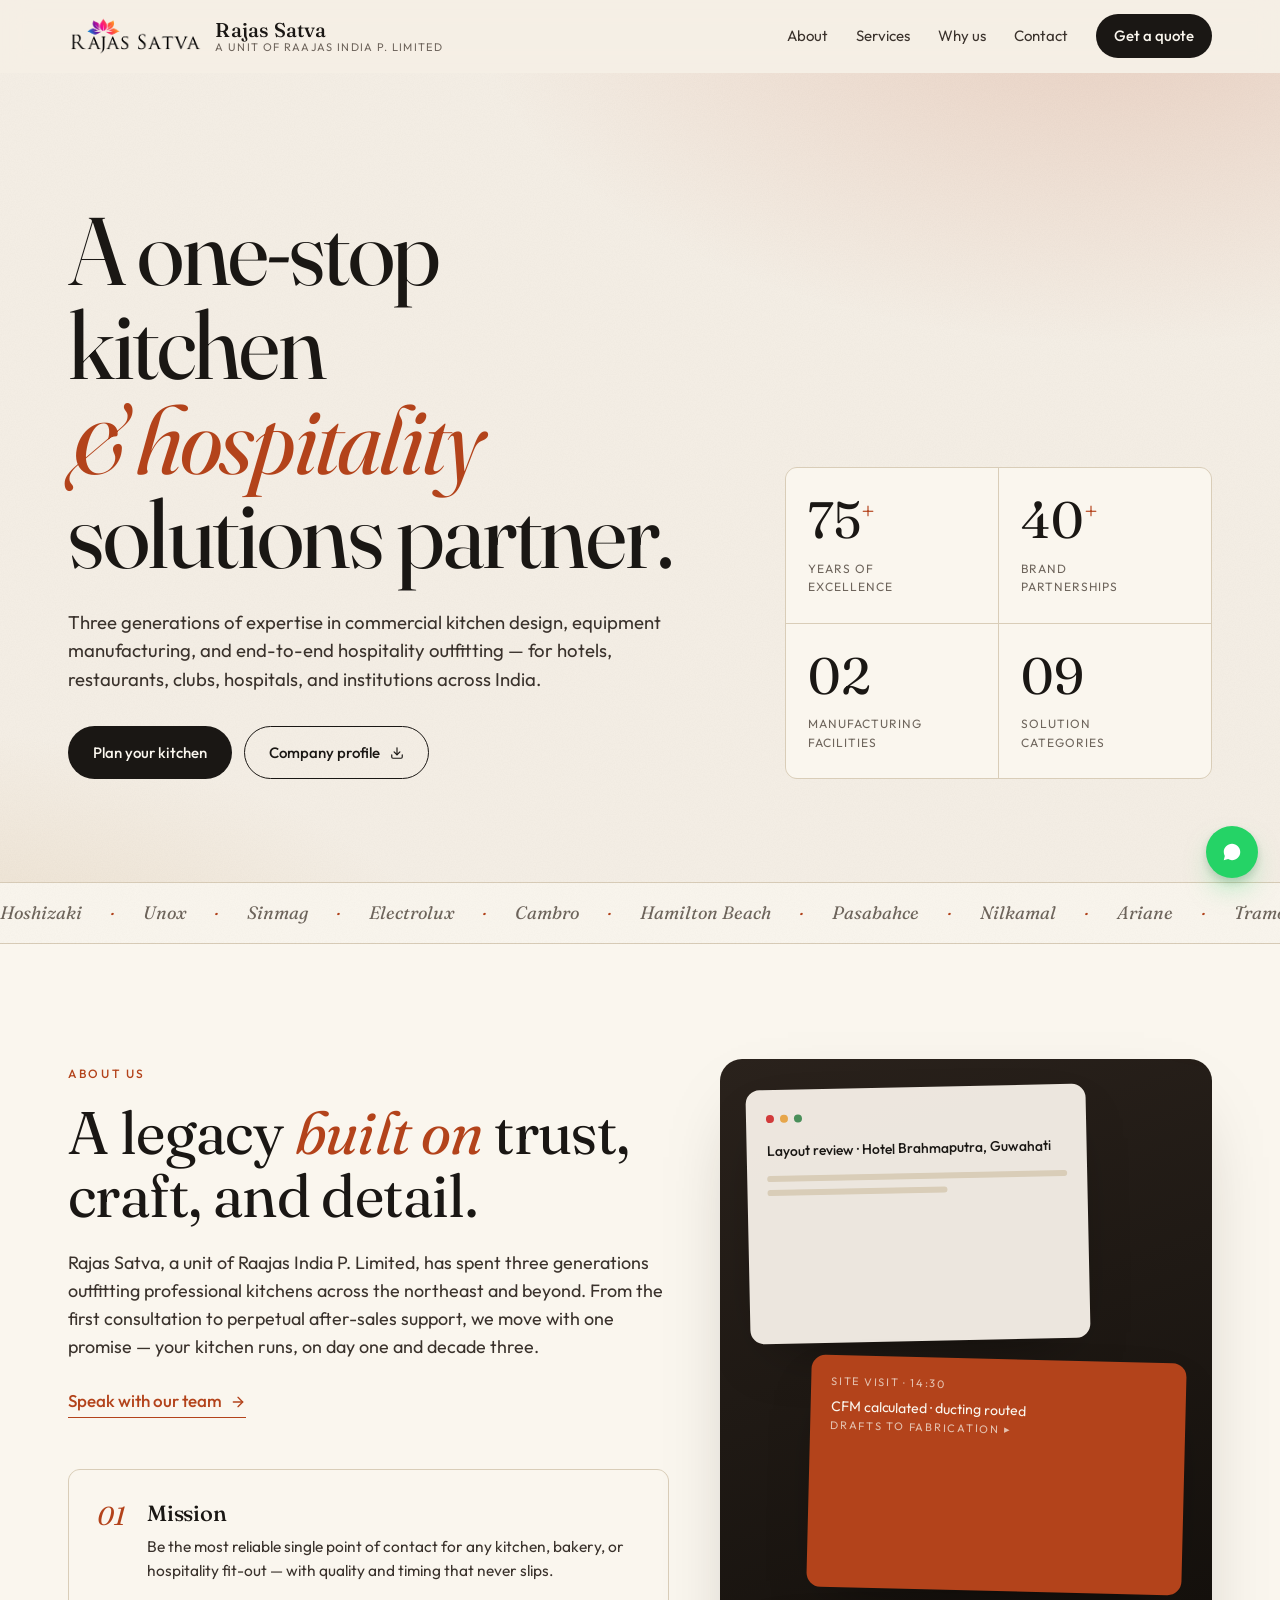
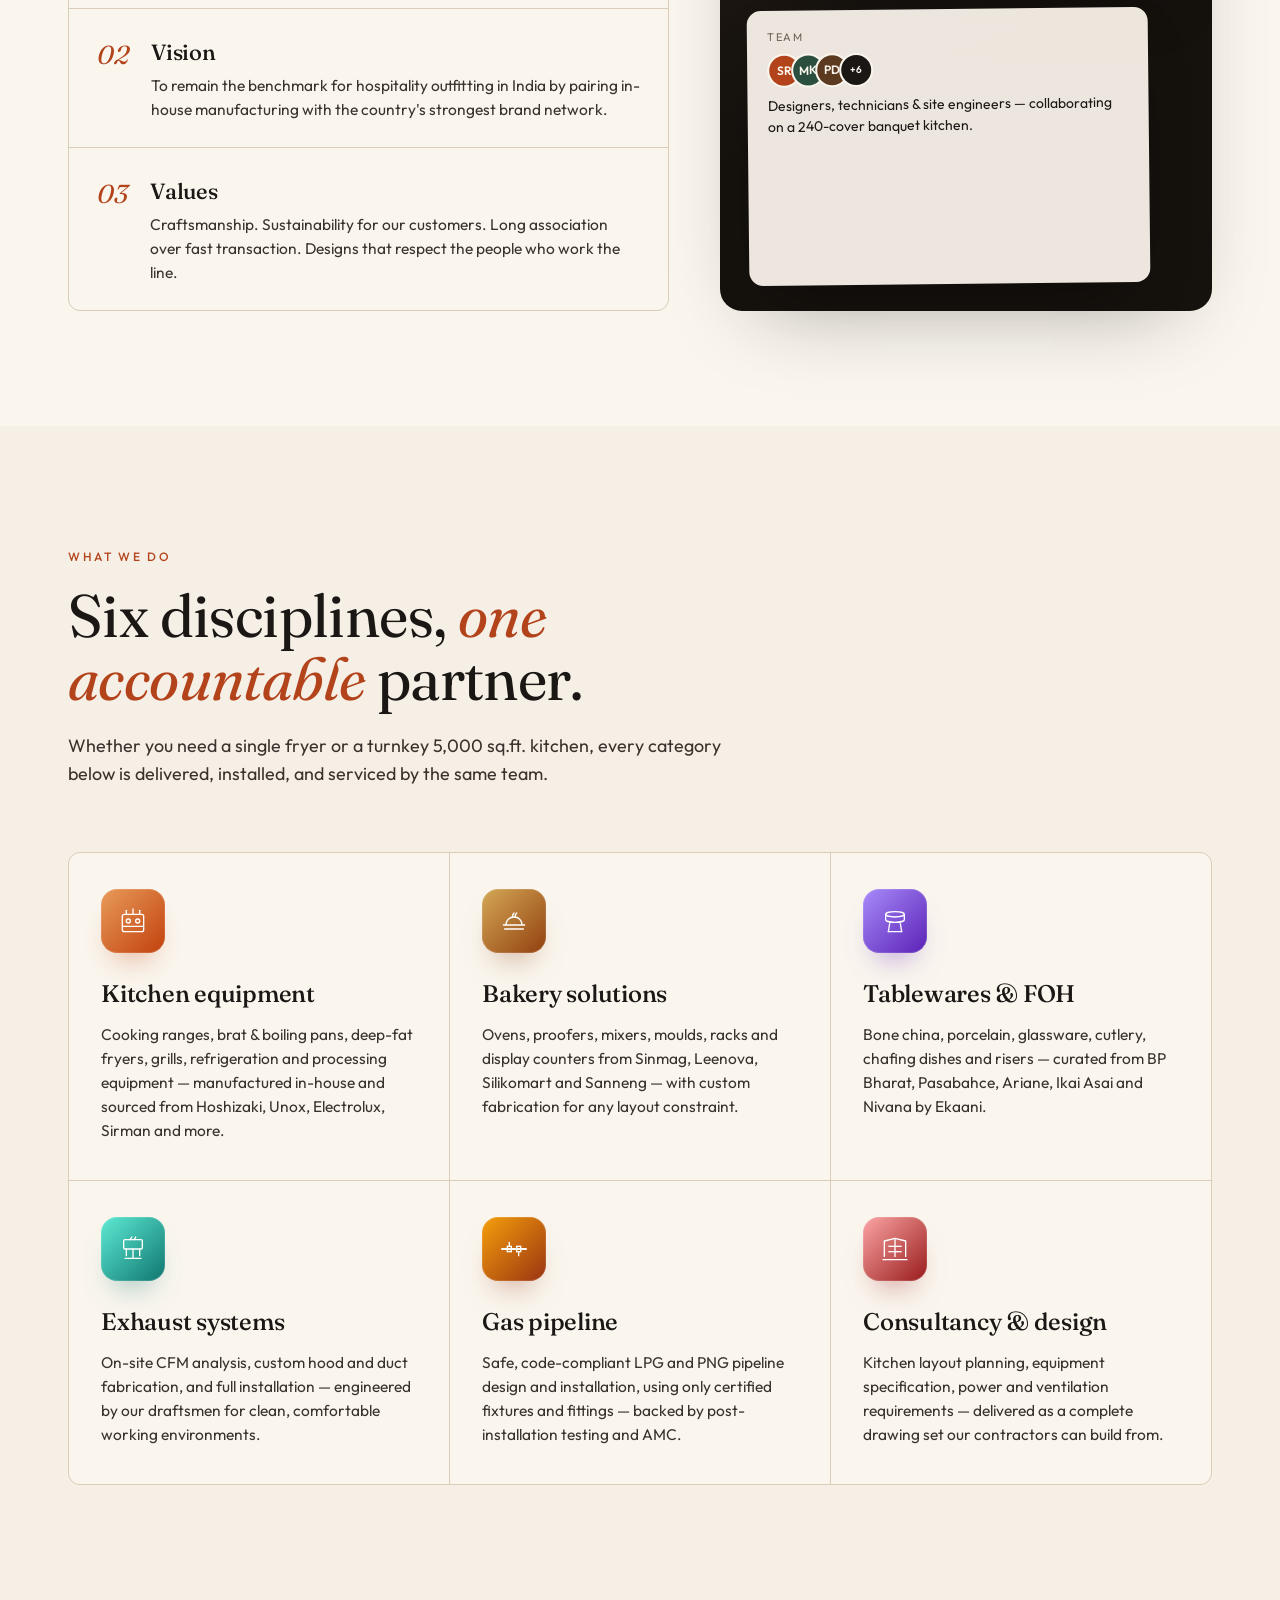
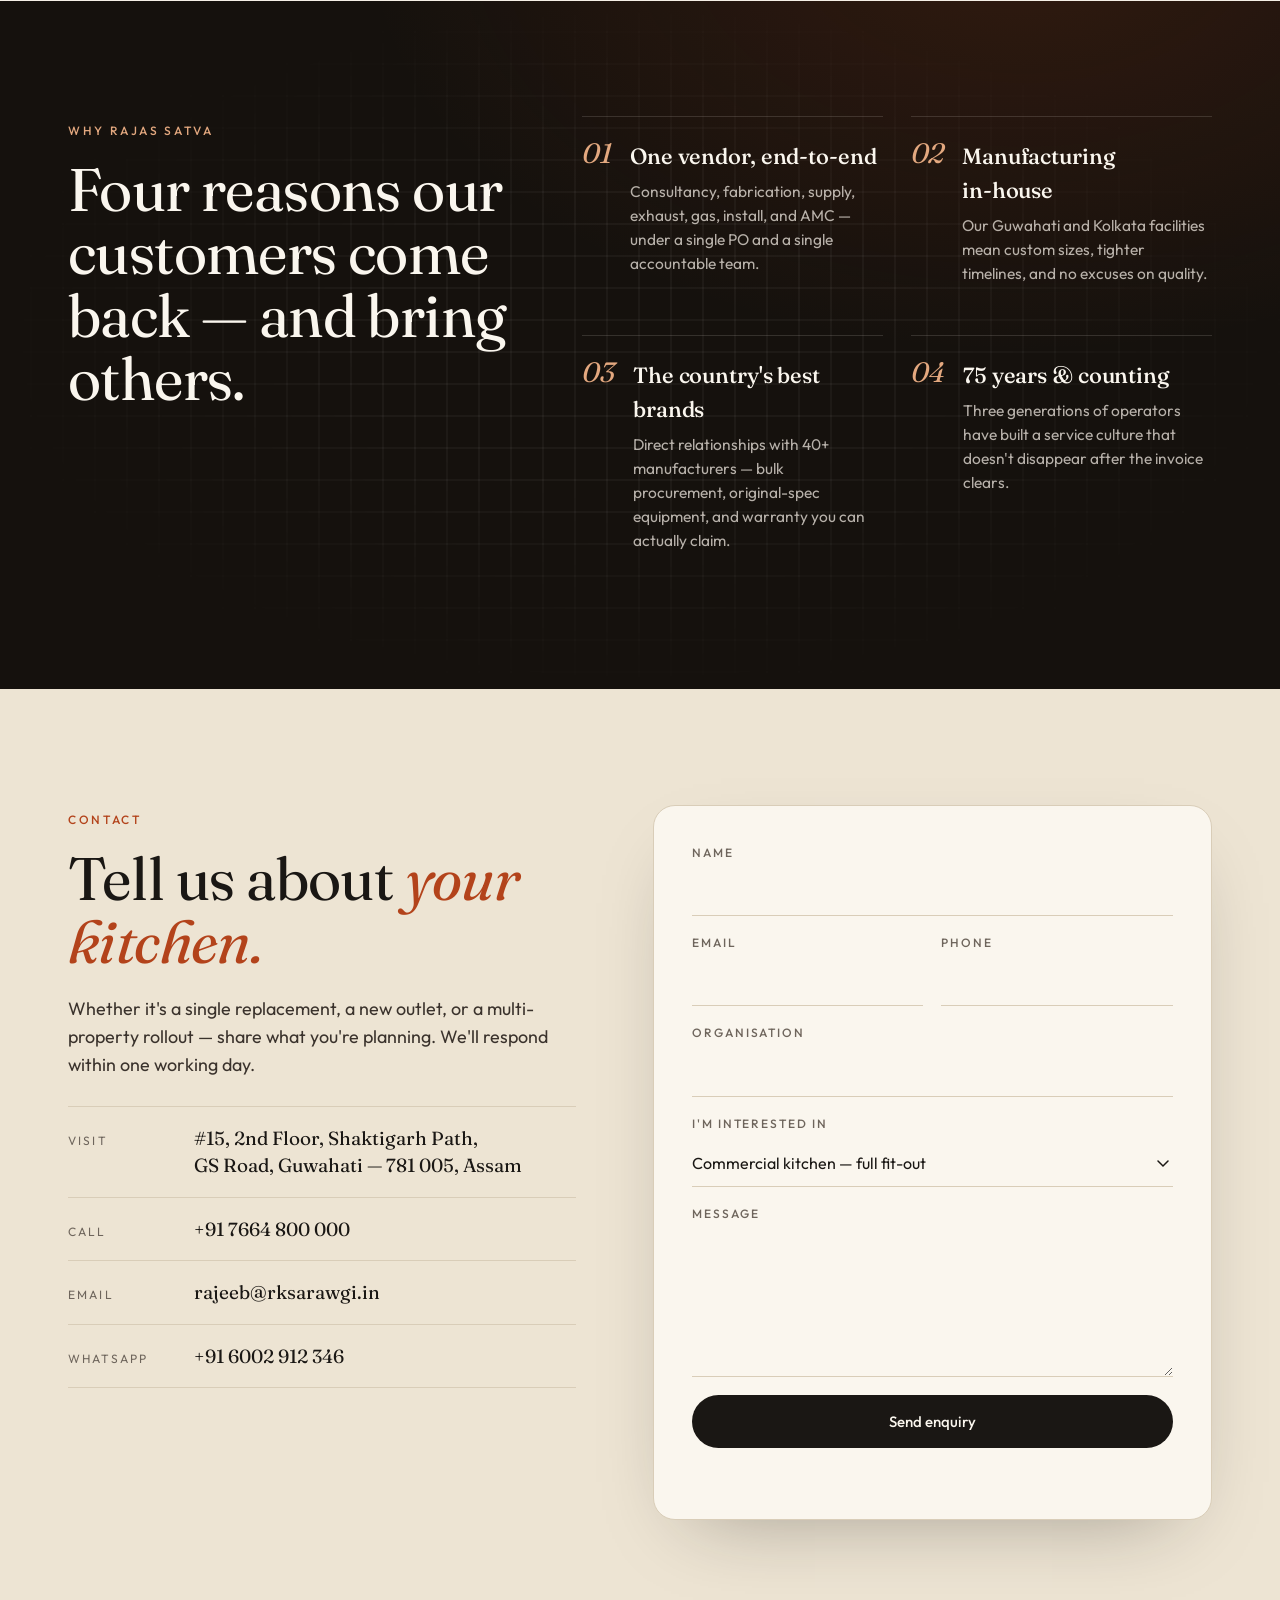
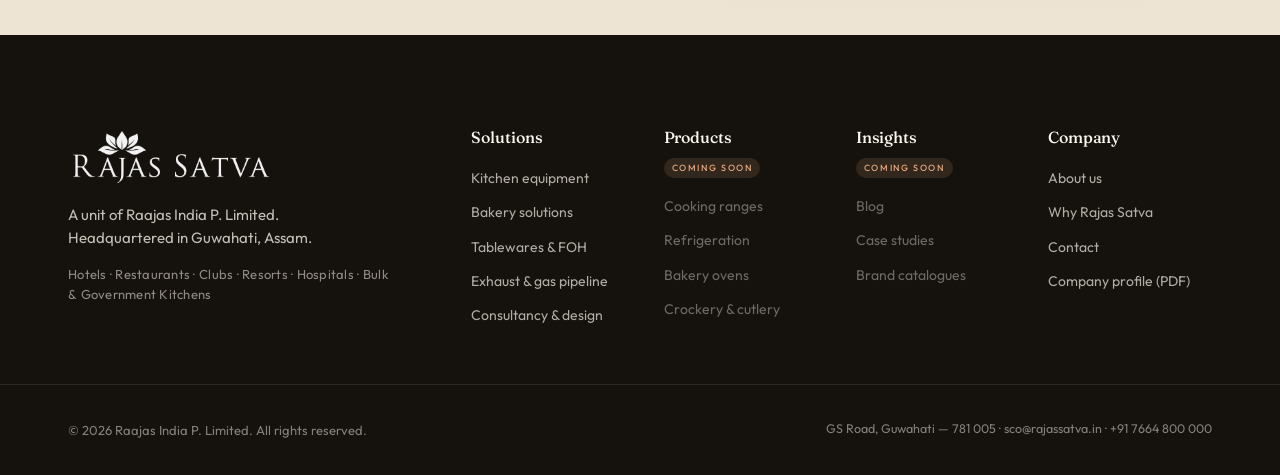
<file: index.html>
<!DOCTYPE html>
<html lang="en">
<head>
<meta charset="UTF-8" />
<meta name="viewport" content="width=device-width, initial-scale=1.0" />
<meta name="description" content="Rajas Satva — a 75-year legacy in commercial kitchen solutions, bakery equipment, exhaust & gas pipeline systems, and hospitality consultancy. Headquartered in Guwahati, Assam." />
<title>Rajas Satva — Commercial Kitchen Solutions & Hospitality Outfitting</title>
<link rel="preconnect" href="https://fonts.googleapis.com" />
<link rel="preconnect" href="https://fonts.gstatic.com" crossorigin />
<link href="https://fonts.googleapis.com/css2?family=Fraunces:opsz,wght@9..144,300;9..144,400;9..144,500;9..144,600&family=Outfit:wght@300;400;500;600;700&display=swap" rel="stylesheet" />
<link rel="icon" type="image/png" href="images/logo.png" />
<link rel="stylesheet" href="css/style.css" />
</head>
<body>

<a class="skip-link" href="#main">Skip to content</a>

<header class="site-header" id="siteHeader">
  <div class="header-inner">
    <a class="brand" href="#top" aria-label="Rajas Satva home">
      <img src="images/logo.png" alt="Rajas Satva" class="brand-mark" />
      <span class="brand-text">
        <span class="brand-name">Rajas Satva</span>
        <span class="brand-tag">A unit of Raajas India P. Limited</span>
      </span>
    </a>

    <button class="nav-toggle" id="navToggle" aria-controls="primaryNav" aria-expanded="false" aria-label="Toggle navigation">
      <span></span><span></span><span></span>
    </button>

    <nav class="primary-nav" id="primaryNav" aria-label="Primary">
      <a href="#about">About</a>
      <a href="#services">Services</a>
      <a href="#why">Why us</a>
      <a href="#contact">Contact</a>
      <a class="nav-cta" href="#contact">Get a quote</a>
    </nav>
  </div>
</header>

<main id="main">

<section class="hero" id="top">
  <div class="hero-grain" aria-hidden="true"></div>
  <div class="hero-grid">
    <div class="hero-copy">
      <h1 class="hero-title">
        <span class="title-line">A one-stop kitchen</span>
        <span class="title-line italic">&amp; hospitality</span>
        <span class="title-line">solutions partner.</span>
      </h1>
      <p class="hero-lede">
        Three generations of expertise in commercial kitchen design,
        equipment manufacturing, and end-to-end hospitality outfitting —
        for hotels, restaurants, clubs, hospitals, and institutions across India.
      </p>
      <div class="hero-ctas">
        <a class="btn btn-primary" href="#contact">Plan your kitchen</a>
        <a class="btn btn-ghost" href="assets/rajas-satva-company-profile.pdf" target="_blank" rel="noopener">
          <span>Company profile</span>
          <svg width="14" height="14" viewBox="0 0 24 24" fill="none" stroke="currentColor" stroke-width="2" stroke-linecap="round" stroke-linejoin="round" aria-hidden="true"><path d="M21 15v4a2 2 0 0 1-2 2H5a2 2 0 0 1-2-2v-4"/><polyline points="7 10 12 15 17 10"/><line x1="12" y1="15" x2="12" y2="3"/></svg>
        </a>
      </div>
    </div>

    <aside class="hero-stats" aria-label="Company facts">
      <div class="stat">
        <span class="stat-num">75<sup>+</sup></span>
        <span class="stat-label">Years of <br/>excellence</span>
      </div>
      <div class="stat">
        <span class="stat-num">40<sup>+</sup></span>
        <span class="stat-label">Brand <br/>partnerships</span>
      </div>
      <div class="stat">
        <span class="stat-num">02</span>
        <span class="stat-label">Manufacturing <br/>facilities</span>
      </div>
      <div class="stat">
        <span class="stat-num">09</span>
        <span class="stat-label">Solution <br/>categories</span>
      </div>
    </aside>
  </div>

  <div class="ticker" aria-hidden="true">
    <div class="ticker-track">
      <span>Hoshizaki</span><span>·</span><span>Unox</span><span>·</span><span>Sinmag</span><span>·</span><span>Electrolux</span><span>·</span><span>Cambro</span><span>·</span><span>Hamilton Beach</span><span>·</span><span>Pasabahce</span><span>·</span><span>Nilkamal</span><span>·</span><span>Ariane</span><span>·</span><span>Tramontina</span><span>·</span><span>Sirman</span><span>·</span><span>Leenova</span><span>·</span><span>Celfrost</span><span>·</span><span>IFB</span><span>·</span>
      <span>Hoshizaki</span><span>·</span><span>Unox</span><span>·</span><span>Sinmag</span><span>·</span><span>Electrolux</span><span>·</span><span>Cambro</span><span>·</span><span>Hamilton Beach</span><span>·</span><span>Pasabahce</span><span>·</span><span>Nilkamal</span><span>·</span><span>Ariane</span><span>·</span><span>Tramontina</span><span>·</span><span>Sirman</span><span>·</span><span>Leenova</span><span>·</span><span>Celfrost</span><span>·</span><span>IFB</span><span>·</span>
    </div>
  </div>
</section>

<section class="about" id="about">
  <div class="container about-grid">
    <div class="about-intro">
      <p class="eyebrow">About us</p>
      <h2 class="section-title">A legacy <em>built on</em> trust, craft, and detail.</h2>
      <p class="section-lede">
        Rajas Satva, a unit of Raajas India P. Limited, has spent three generations
        outfitting professional kitchens across the northeast and beyond.
        From the first consultation to perpetual after-sales support, we move
        with one promise — your kitchen runs, on day one and decade three.
      </p>
      <a class="link-arrow" href="#contact">Speak with our team
        <svg width="16" height="16" viewBox="0 0 24 24" fill="none" stroke="currentColor" stroke-width="2" stroke-linecap="round" stroke-linejoin="round" aria-hidden="true"><line x1="5" y1="12" x2="19" y2="12"/><polyline points="12 5 19 12 12 19"/></svg>
      </a>
    </div>

    <ul class="pillars" role="list">
      <li class="pillar">
        <span class="pillar-num">01</span>
        <h3>Mission</h3>
        <p>Be the most reliable single point of contact for any kitchen, bakery, or hospitality fit-out — with quality and timing that never slips.</p>
      </li>
      <li class="pillar">
        <span class="pillar-num">02</span>
        <h3>Vision</h3>
        <p>To remain the benchmark for hospitality outfitting in India by pairing in-house manufacturing with the country's strongest brand network.</p>
      </li>
      <li class="pillar">
        <span class="pillar-num">03</span>
        <h3>Values</h3>
        <p>Craftsmanship. Sustainability for our customers. Long association over fast transaction. Designs that respect the people who work the line.</p>
      </li>
    </ul>

    <figure class="collab" aria-hidden="true">
      <div class="collab-stack">
        <div class="collab-card collab-card--a">
          <span class="dot"></span><span class="dot"></span><span class="dot"></span>
          <p>Layout review · Hotel Brahmaputra, Guwahati</p>
          <div class="collab-bar"></div>
          <div class="collab-bar short"></div>
        </div>
        <div class="collab-card collab-card--b">
          <p class="tiny">Site visit · 14:30</p>
          <p>CFM calculated · ducting routed</p>
          <p class="tiny">Drafts to fabrication ▸</p>
        </div>
        <div class="collab-card collab-card--c">
          <p class="tiny">Team</p>
          <div class="avatars">
            <span class="av av-1">SR</span>
            <span class="av av-2">MK</span>
            <span class="av av-3">PD</span>
            <span class="av av-4">+6</span>
          </div>
          <p>Designers, technicians &amp; site engineers — collaborating on a 240-cover banquet kitchen.</p>
        </div>
      </div>
      <figcaption class="sr-only">Illustration of the Rajas Satva team collaborating on a kitchen project.</figcaption>
    </figure>
  </div>
</section>

<section class="services" id="services">
  <div class="container">
    <div class="section-head">
      <p class="eyebrow">What we do</p>
      <h2 class="section-title">Six disciplines, <em>one accountable</em> partner.</h2>
      <p class="section-lede">
        Whether you need a single fryer or a turnkey 5,000 sq.ft. kitchen,
        every category below is delivered, installed, and serviced by the same team.
      </p>
    </div>

    <div class="service-grid">

      <article class="service" style="--g1:#E89B5B; --g2:#C2410C;">
        <div class="service-icon">
          <svg viewBox="0 0 48 48" fill="none" aria-hidden="true">
            <rect x="8" y="14" width="32" height="26" rx="3" stroke="currentColor" stroke-width="2"/>
            <circle cx="17" cy="24" r="3" stroke="currentColor" stroke-width="2"/>
            <circle cx="31" cy="24" r="3" stroke="currentColor" stroke-width="2"/>
            <line x1="8" y1="32" x2="40" y2="32" stroke="currentColor" stroke-width="2"/>
            <line x1="14" y1="14" x2="14" y2="8" stroke="currentColor" stroke-width="2" stroke-linecap="round"/>
            <line x1="24" y1="14" x2="24" y2="6" stroke="currentColor" stroke-width="2" stroke-linecap="round"/>
            <line x1="34" y1="14" x2="34" y2="8" stroke="currentColor" stroke-width="2" stroke-linecap="round"/>
          </svg>
        </div>
        <h3>Kitchen equipment</h3>
        <p>Cooking ranges, brat &amp; boiling pans, deep-fat fryers, grills, refrigeration and processing equipment — manufactured in-house and sourced from Hoshizaki, Unox, Electrolux, Sirman and more.</p>
      </article>

      <article class="service" style="--g1:#D4A857; --g2:#92400E;">
        <div class="service-icon">
          <svg viewBox="0 0 48 48" fill="none" aria-hidden="true">
            <path d="M12 30c0-7 5-12 12-12s12 5 12 12" stroke="currentColor" stroke-width="2"/>
            <line x1="8" y1="30" x2="40" y2="30" stroke="currentColor" stroke-width="2" stroke-linecap="round"/>
            <line x1="10" y1="36" x2="38" y2="36" stroke="currentColor" stroke-width="2" stroke-linecap="round"/>
            <path d="M22 18c-1-3 1-5 2-6M26 18c-1-3 1-5 2-6" stroke="currentColor" stroke-width="2" stroke-linecap="round"/>
          </svg>
        </div>
        <h3>Bakery solutions</h3>
        <p>Ovens, proofers, mixers, moulds, racks and display counters from Sinmag, Leenova, Silikomart and Sanneng — with custom fabrication for any layout constraint.</p>
      </article>

      <article class="service" style="--g1:#A78BFA; --g2:#5B21B6;">
        <div class="service-icon">
          <svg viewBox="0 0 48 48" fill="none" aria-hidden="true">
            <ellipse cx="24" cy="14" rx="14" ry="4" stroke="currentColor" stroke-width="2"/>
            <path d="M10 14v8c0 2 6 4 14 4s14-2 14-4v-8" stroke="currentColor" stroke-width="2"/>
            <path d="M16 28l-2 12M32 28l2 12" stroke="currentColor" stroke-width="2" stroke-linecap="round"/>
            <line x1="14" y1="40" x2="34" y2="40" stroke="currentColor" stroke-width="2" stroke-linecap="round"/>
          </svg>
        </div>
        <h3>Tablewares &amp; FOH</h3>
        <p>Bone china, porcelain, glassware, cutlery, chafing dishes and risers — curated from BP Bharat, Pasabahce, Ariane, Ikai Asai and Nivana by Ekaani.</p>
      </article>

      <article class="service" style="--g1:#5EEAD4; --g2:#0F766E;">
        <div class="service-icon">
          <svg viewBox="0 0 48 48" fill="none" aria-hidden="true">
            <rect x="10" y="10" width="28" height="14" rx="2" stroke="currentColor" stroke-width="2"/>
            <path d="M14 24v10M24 24v14M34 24v10" stroke="currentColor" stroke-width="2" stroke-linecap="round"/>
            <path d="M22 6c0 2-2 2-2 4M28 6c0 2-2 2-2 4" stroke="currentColor" stroke-width="2" stroke-linecap="round"/>
            <line x1="12" y1="38" x2="36" y2="38" stroke="currentColor" stroke-width="2" stroke-linecap="round"/>
          </svg>
        </div>
        <h3>Exhaust systems</h3>
        <p>On-site CFM analysis, custom hood and duct fabrication, and full installation — engineered by our draftsmen for clean, comfortable working environments.</p>
      </article>

      <article class="service" style="--g1:#F59E0B; --g2:#9A3412;">
        <div class="service-icon">
          <svg viewBox="0 0 48 48" fill="none" aria-hidden="true">
            <line x1="6" y1="24" x2="42" y2="24" stroke="currentColor" stroke-width="3" stroke-linecap="round"/>
            <rect x="14" y="20" width="6" height="8" stroke="currentColor" stroke-width="2"/>
            <rect x="28" y="20" width="6" height="8" stroke="currentColor" stroke-width="2"/>
            <line x1="17" y1="20" x2="17" y2="14" stroke="currentColor" stroke-width="2" stroke-linecap="round"/>
            <line x1="31" y1="28" x2="31" y2="34" stroke="currentColor" stroke-width="2" stroke-linecap="round"/>
          </svg>
        </div>
        <h3>Gas pipeline</h3>
        <p>Safe, code-compliant LPG and PNG pipeline design and installation, using only certified fixtures and fittings — backed by post-installation testing and AMC.</p>
      </article>

      <article class="service" style="--g1:#FCA5A5; --g2:#991B1B;">
        <div class="service-icon">
          <svg viewBox="0 0 48 48" fill="none" aria-hidden="true">
            <path d="M8 36V12l16-4 16 4v24" stroke="currentColor" stroke-width="2" stroke-linejoin="round"/>
            <line x1="14" y1="20" x2="34" y2="20" stroke="currentColor" stroke-width="2"/>
            <line x1="14" y1="28" x2="34" y2="28" stroke="currentColor" stroke-width="2"/>
            <line x1="24" y1="8" x2="24" y2="36" stroke="currentColor" stroke-width="2"/>
            <line x1="6" y1="40" x2="42" y2="40" stroke="currentColor" stroke-width="2" stroke-linecap="round"/>
          </svg>
        </div>
        <h3>Consultancy &amp; design</h3>
        <p>Kitchen layout planning, equipment specification, power and ventilation requirements — delivered as a complete drawing set our contractors can build from.</p>
      </article>

    </div>
  </div>
</section>

<section class="why" id="why">
  <div class="container why-grid">
    <header class="why-head">
      <p class="eyebrow eyebrow-light">Why Rajas Satva</p>
      <h2 class="section-title section-title--light">Four reasons our customers come back — and bring others.</h2>
    </header>

    <ol class="why-list" role="list">
      <li>
        <span class="why-num">01</span>
        <div>
          <h3>One vendor, end&#8209;to&#8209;end</h3>
          <p>Consultancy, fabrication, supply, exhaust, gas, install, and AMC — under a single PO and a single accountable team.</p>
        </div>
      </li>
      <li>
        <span class="why-num">02</span>
        <div>
          <h3>Manufacturing in‑house</h3>
          <p>Our Guwahati and Kolkata facilities mean custom sizes, tighter timelines, and no excuses on quality.</p>
        </div>
      </li>
      <li>
        <span class="why-num">03</span>
        <div>
          <h3>The country's best brands</h3>
          <p>Direct relationships with 40+ manufacturers — bulk procurement, original-spec equipment, and warranty you can actually claim.</p>
        </div>
      </li>
      <li>
        <span class="why-num">04</span>
        <div>
          <h3>75 years &amp; counting</h3>
          <p>Three generations of operators have built a service culture that doesn't disappear after the invoice clears.</p>
        </div>
      </li>
    </ol>
  </div>
</section>

<section class="contact" id="contact">
  <div class="container contact-grid">
    <div class="contact-info">
      <p class="eyebrow">Contact</p>
      <h2 class="section-title">Tell us about <em>your kitchen.</em></h2>
      <p class="section-lede">
        Whether it's a single replacement, a new outlet, or a multi-property
        rollout — share what you're planning. We'll respond within one working day.
      </p>

      <ul class="contact-list" role="list">
        <li>
          <span class="ci-label">Visit</span>
          <span class="ci-value">#15, 2nd Floor, Shaktigarh Path,<br/>GS Road, Guwahati &mdash; 781 005, Assam</span>
        </li>
        <li>
          <span class="ci-label">Call</span>
          <a class="ci-value" href="tel:+917664800000">+91 7664 800 000</a>
        </li>
        <li>
          <span class="ci-label">Email</span>
          <a class="ci-value" href="mailto:rajeeb@rksarawgi.in">rajeeb@rksarawgi.in</a>
        </li>
        <li>
          <span class="ci-label">WhatsApp</span>
          <a class="ci-value" href="https://wa.me/916002912346" target="_blank" rel="noopener">+91 6002 912 346</a>
        </li>
      </ul>
    </div>

    <form
  class="contact-form"
  id="contactForm"
  method="POST"
  action="https://formsubmit.co/rajeeb@rksarawgi.in"
>

  <input type="hidden" name="_subject" value="New Enquiry - Rajas Satva">
  <input type="hidden" name="_captcha" value="false">

  <p class="hp" aria-hidden="true">
    <label>Don’t fill this out: <input name="_honey" tabindex="-1" autocomplete="off" /></label>
  </p>

  <div class="field">
    <label for="cf-name">Name</label>
    <input id="cf-name" name="name" type="text" required />
  </div>

  <div class="field-row">
    <div class="field">
      <label for="cf-email">Email</label>
      <input id="cf-email" name="email" type="email" required />
    </div>
    <div class="field">
      <label for="cf-phone">Phone</label>
      <input id="cf-phone" name="phone" type="tel" />
    </div>
  </div>

  <div class="field">
    <label for="cf-org">Organisation</label>
    <input id="cf-org" name="organisation" type="text" />
  </div>

  <div class="field">
    <label for="cf-interest">I'm interested in</label>
    <select id="cf-interest" name="interest">
      <option>Commercial kitchen — full fit-out</option>
      <option>Bakery setup</option>
      <option>Equipment supply</option>
      <option>Tablewares & FOH</option>
      <option>Exhaust / gas pipeline</option>
      <option>Consultancy & design</option>
      <option>Something else</option>
    </select>
  </div>

  <div class="field">
    <label for="cf-msg">Message</label>
    <textarea id="cf-msg" name="message" rows="5" required></textarea>
  </div>

  <button type="submit" class="btn btn-primary btn-block" id="cfSubmit">
    <span class="btn-label">Send enquiry</span>
    <span class="btn-spinner"></span>
  </button>

  <p class="form-status" id="formStatus"></p>
</form>

<!-- Popup -->

<div id="popup" class="popup">
  <div class="popup-content">
    <h2>Thank You!</h2>
    <p>We will contact you shortly.</p>
    <button id="popupBtn">OK</button>
  </div>
</div>
  </div>
</section>

</main>

<footer class="site-footer">
  <div class="container footer-grid">
    <div class="footer-brand">
      <img src="images/logo.png" alt="Rajas Satva" class="brand-mark brand-mark--lg" />
      <p>A unit of Raajas India P. Limited.<br/>Headquartered in Guwahati, Assam.</p>
      <p class="footer-cred">Hotels · Restaurants · Clubs · Resorts · Hospitals · Bulk &amp; Government Kitchens</p>
    </div>

    <nav class="footer-nav" aria-label="Sitemap">
      <div>
        <h4>Solutions</h4>
        <ul>
          <li><a href="#services">Kitchen equipment</a></li>
          <li><a href="#services">Bakery solutions</a></li>
          <li><a href="#services">Tablewares &amp; FOH</a></li>
          <li><a href="#services">Exhaust &amp; gas pipeline</a></li>
          <li><a href="#services">Consultancy &amp; design</a></li>
        </ul>
      </div>
      <div>
        <h4>Products
          <span class="soon">Coming soon</span>
        </h4>
        <ul class="muted">
          <li><a href="#">Cooking ranges</a></li>
          <li><a href="#">Refrigeration</a></li>
          <li><a href="#">Bakery ovens</a></li>
          <li><a href="#">Crockery &amp; cutlery</a></li>
        </ul>
      </div>
      <div>
        <h4>Insights
          <span class="soon">Coming soon</span>
        </h4>
        <ul class="muted">
          <li><a href="#">Blog</a></li>
          <li><a href="#">Case studies</a></li>
          <li><a href="#">Brand catalogues</a></li>
        </ul>
      </div>
      <div>
        <h4>Company</h4>
        <ul>
          <li><a href="#about">About us</a></li>
          <li><a href="#why">Why Rajas Satva</a></li>
          <li><a href="#contact">Contact</a></li>
          <li><a href="assets/rajas-satva-company-profile.pdf" target="_blank" rel="noopener">Company profile (PDF)</a></li>
        </ul>
      </div>
    </nav>
  </div>

  <div class="footer-base">
    <div class="container footer-base-inner">
      <p>&copy; <span id="year">2026</span> Raajas India P. Limited. All rights reserved.</p>
      <p class="muted-small">GS Road, Guwahati — 781 005 · sco@rajassatva.in · +91 7664 800 000</p>
    </div>
  </div>
</footer>

<a href="https://wa.me/916002912346" class="whatsapp-fab" target="_blank" rel="noopener" aria-label="Chat on WhatsApp">
  <svg viewBox="0 0 32 32" width="22" height="22" aria-hidden="true">
    <path fill="currentColor" d="M19.11 17.43c-.27-.13-1.59-.78-1.84-.87-.25-.09-.43-.13-.6.13-.18.27-.69.87-.85 1.05-.16.18-.31.2-.58.07-.27-.13-1.13-.42-2.16-1.34-.8-.71-1.34-1.59-1.5-1.86-.16-.27-.02-.42.12-.55.12-.12.27-.31.4-.47.13-.16.18-.27.27-.45.09-.18.04-.34-.02-.47-.07-.13-.6-1.45-.83-1.99-.22-.52-.44-.45-.6-.46l-.51-.01c-.18 0-.47.07-.71.34-.25.27-.94.92-.94 2.24 0 1.32.97 2.6 1.1 2.78.13.18 1.9 2.91 4.6 4.08.64.28 1.14.45 1.53.58.64.2 1.22.17 1.68.1.51-.08 1.59-.65 1.81-1.27.22-.62.22-1.16.16-1.27-.07-.11-.25-.18-.52-.31zM16 4C9.37 4 4 9.37 4 16c0 2.12.55 4.11 1.51 5.84L4 28l6.34-1.65A11.94 11.94 0 0 0 16 28c6.63 0 12-5.37 12-12S22.63 4 16 4z"/>
  </svg>
</a>

<script src="js/main.js"></script>
</body>
</html>
</file>
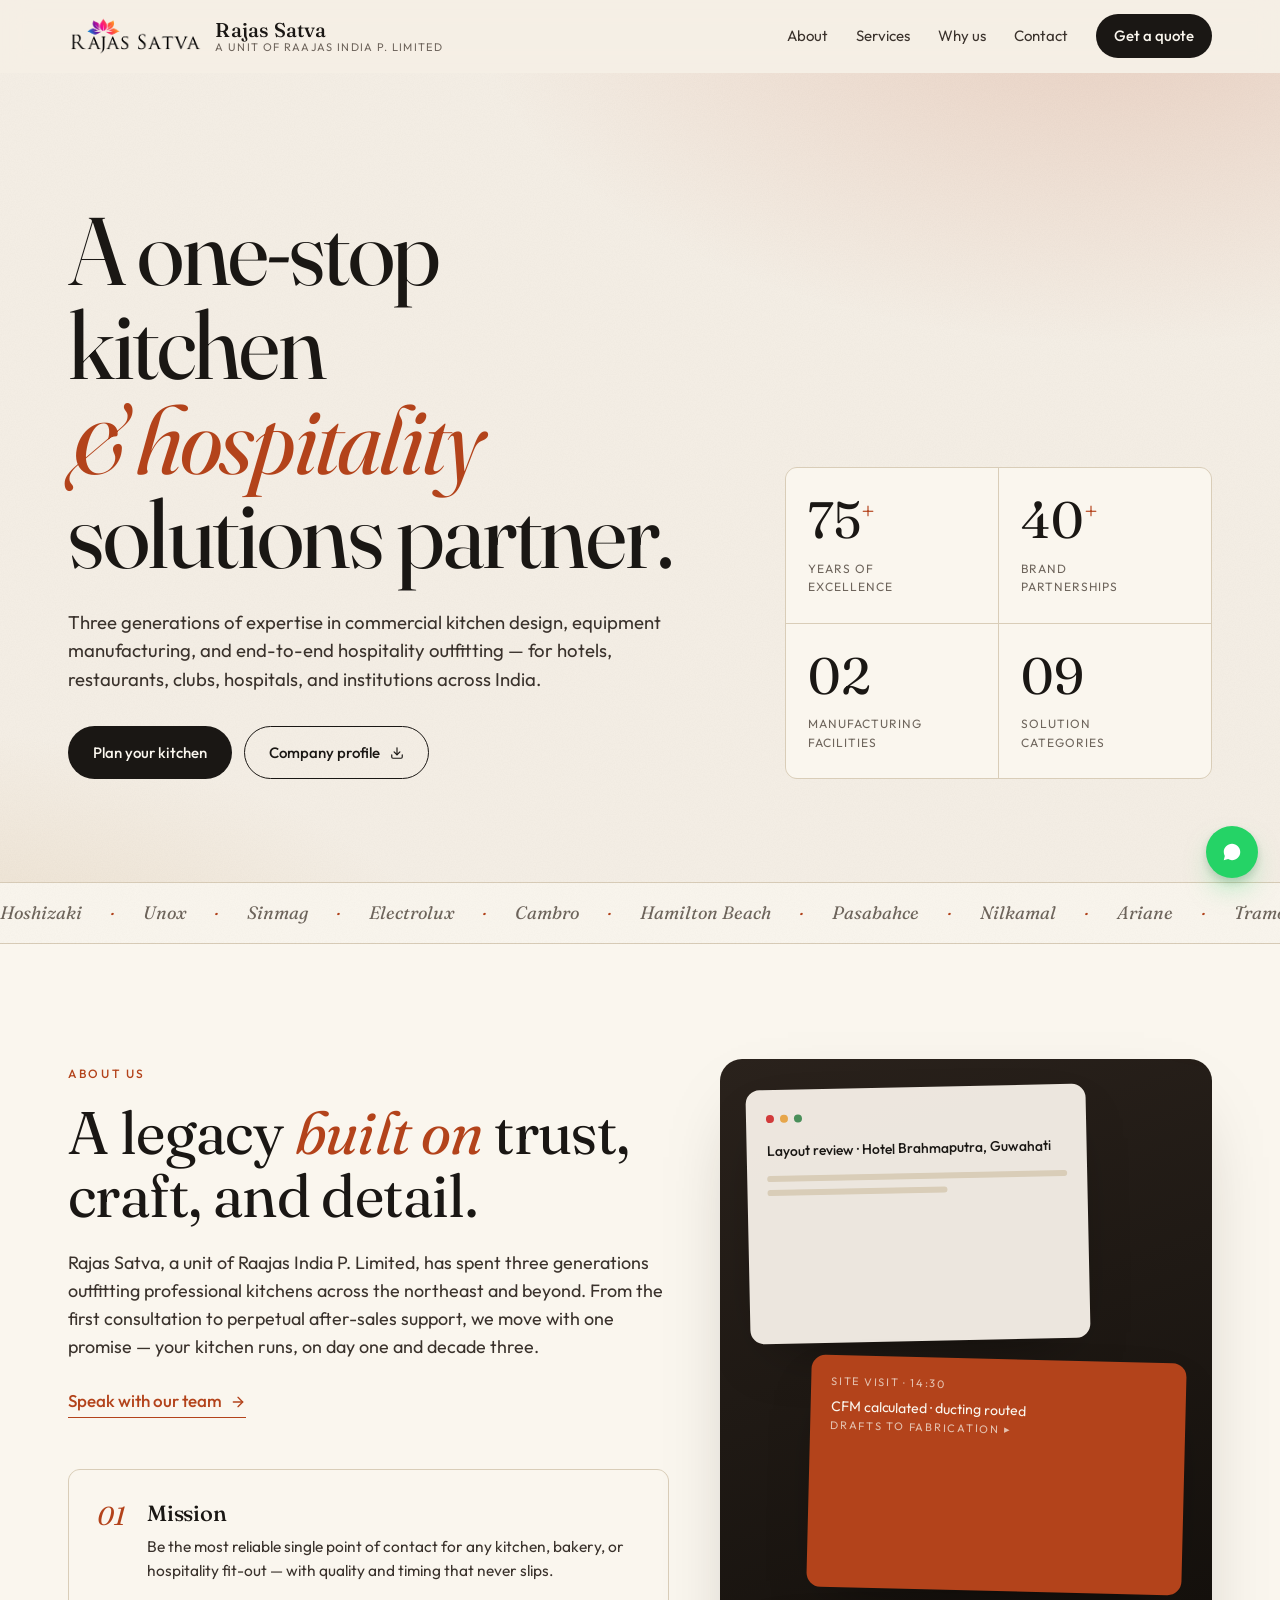
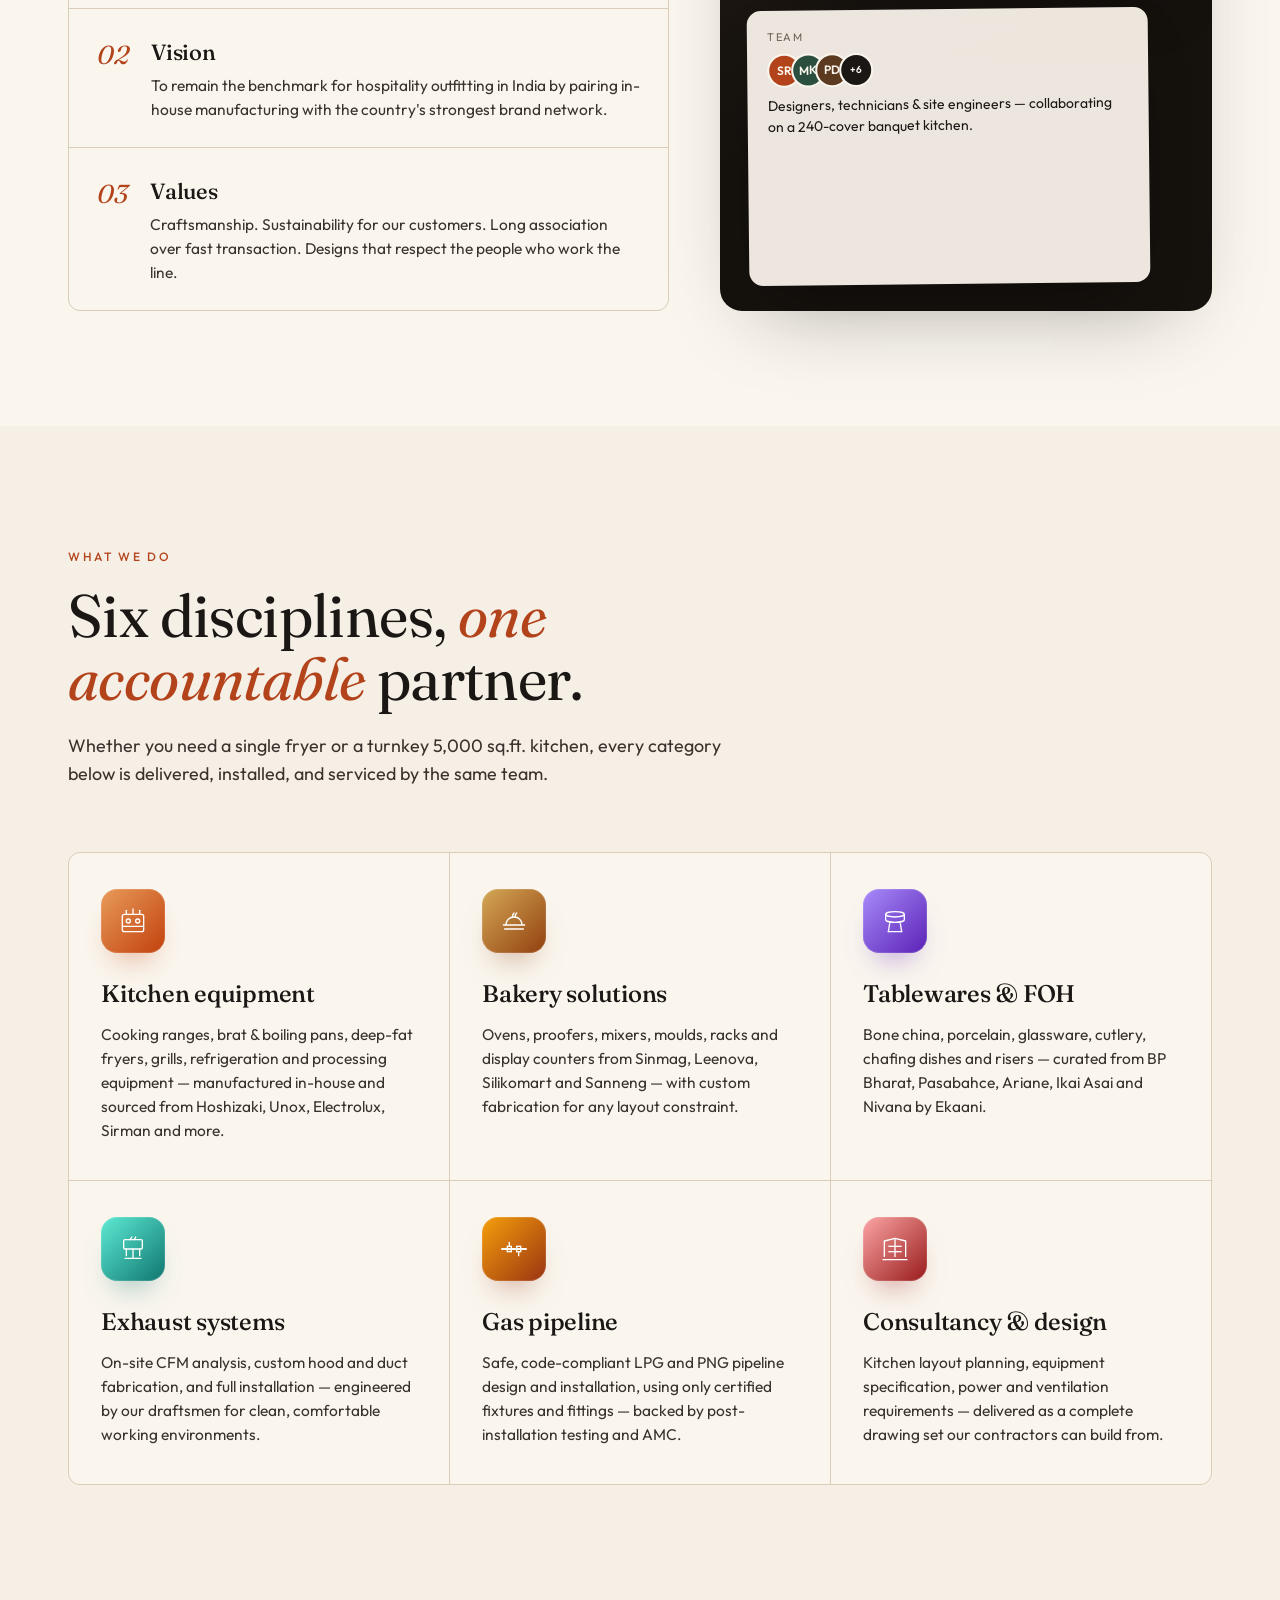
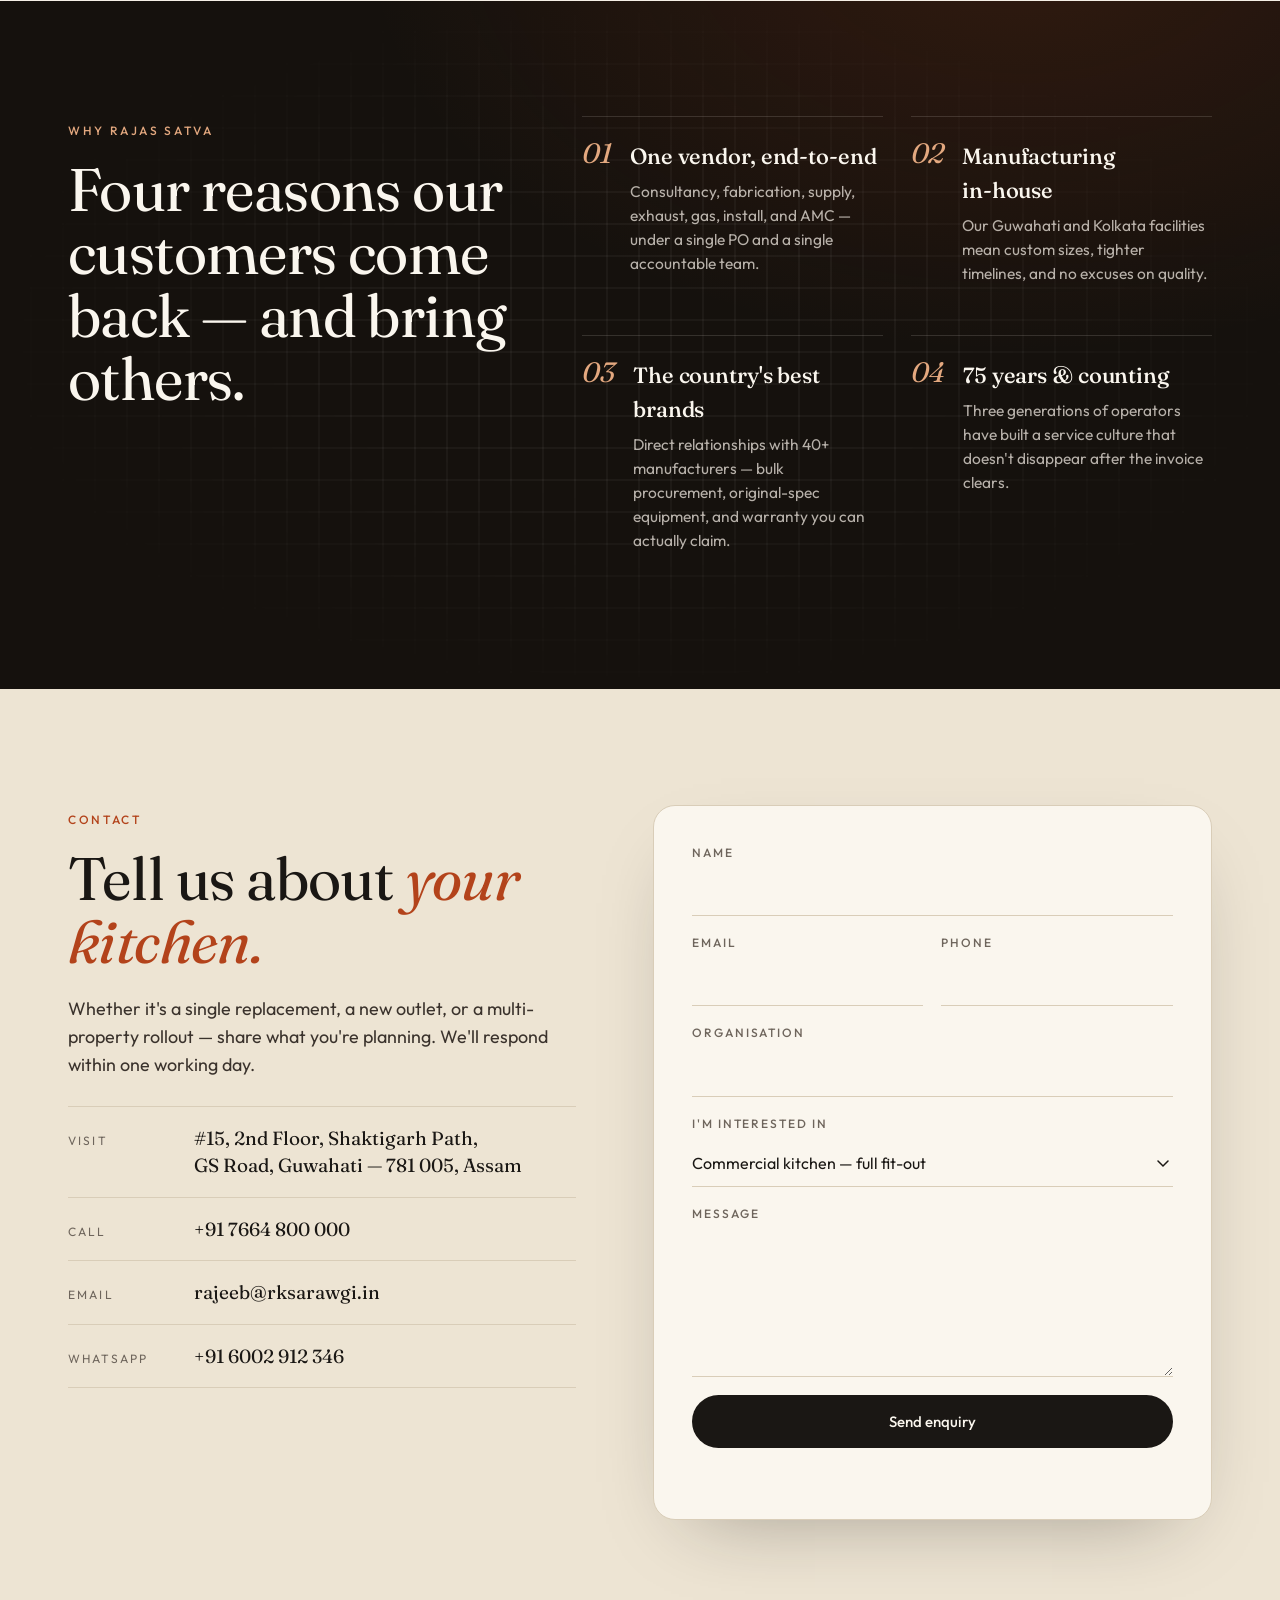
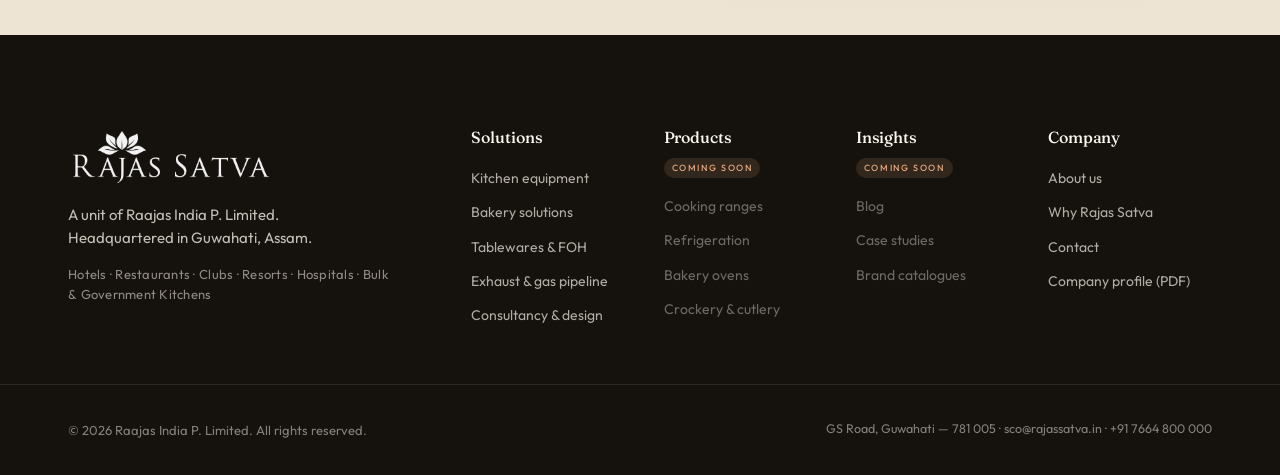
<file: about.html>
<!DOCTYPE html>
<html lang="en">
<head>
<meta charset="UTF-8" />
<title>About — Rajas Satva</title>
<meta http-equiv="refresh" content="0; url=/#about" />
<link rel="canonical" href="/#about" />
</head>
<body>
<p>Redirecting to <a href="/#about">about Rajas Satva</a>&hellip;</p>
<script>window.location.replace('/#about');</script>
</body>
</html>
</file>
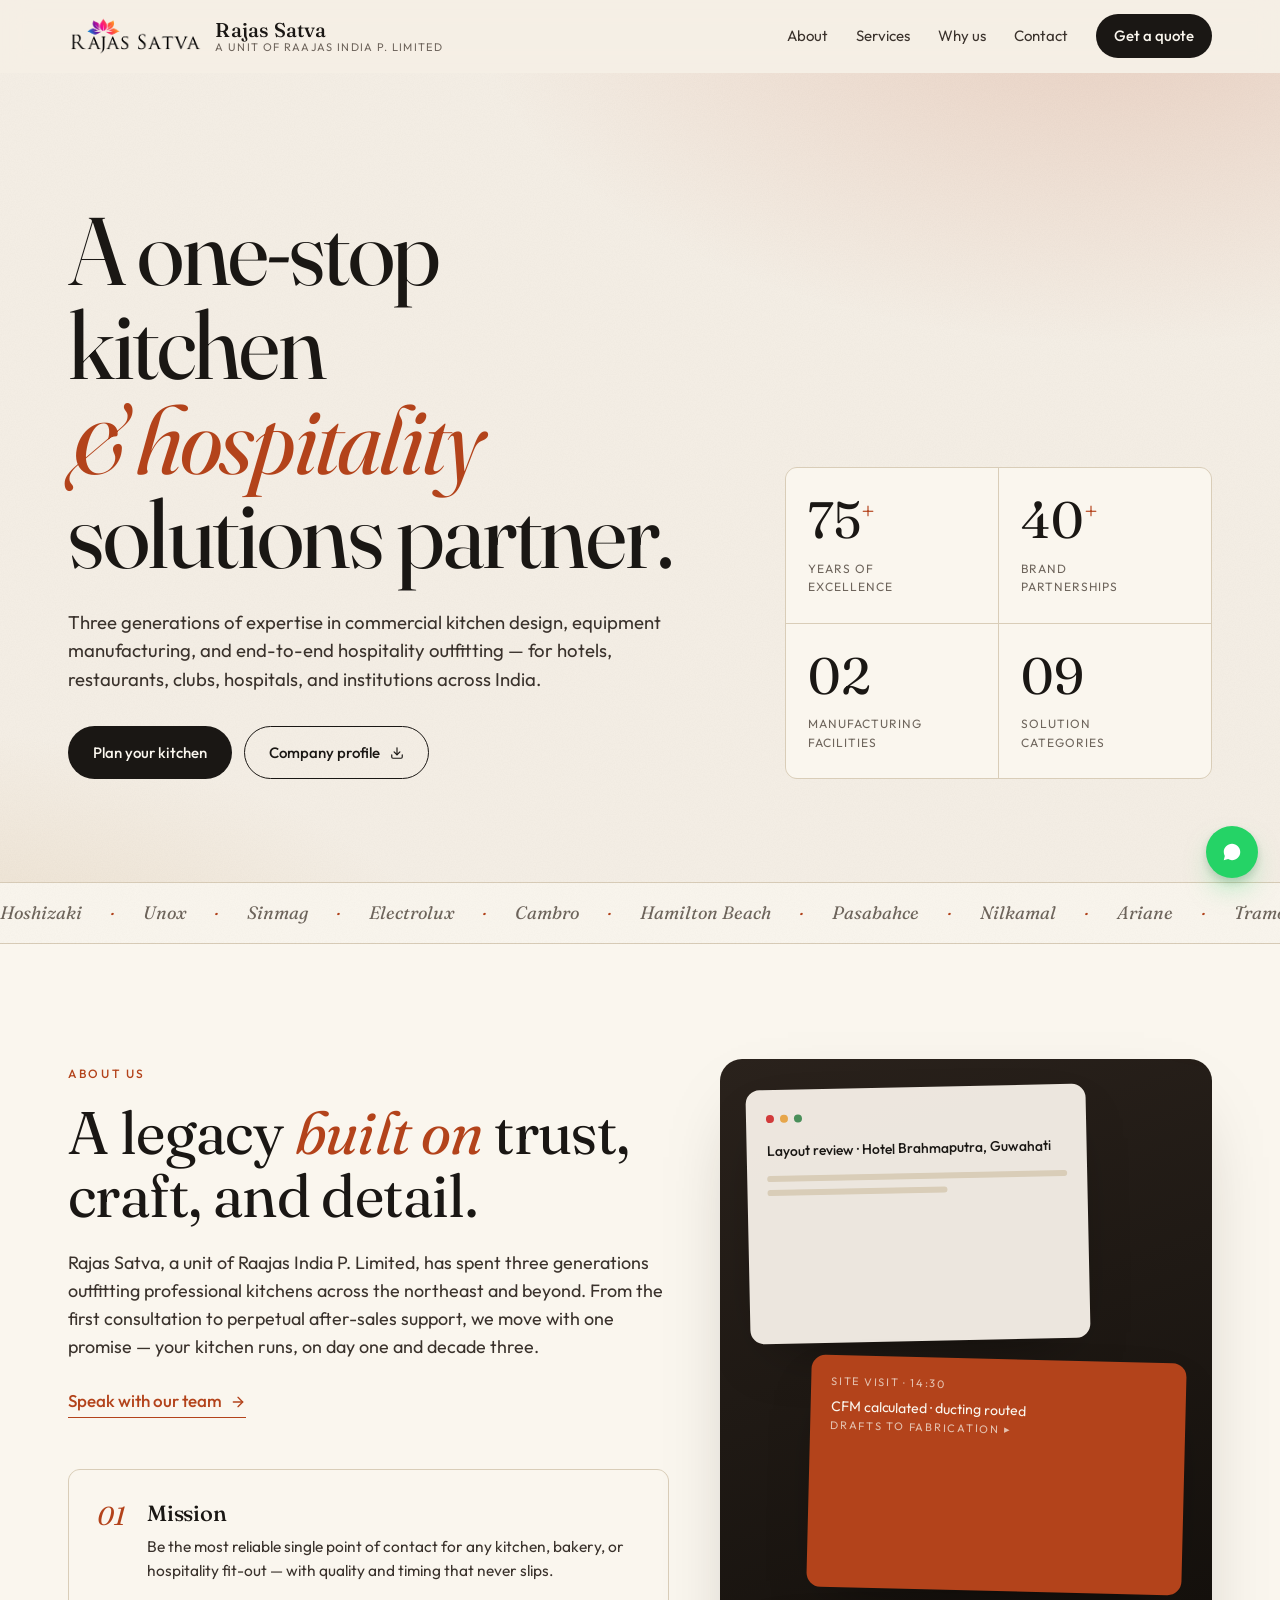
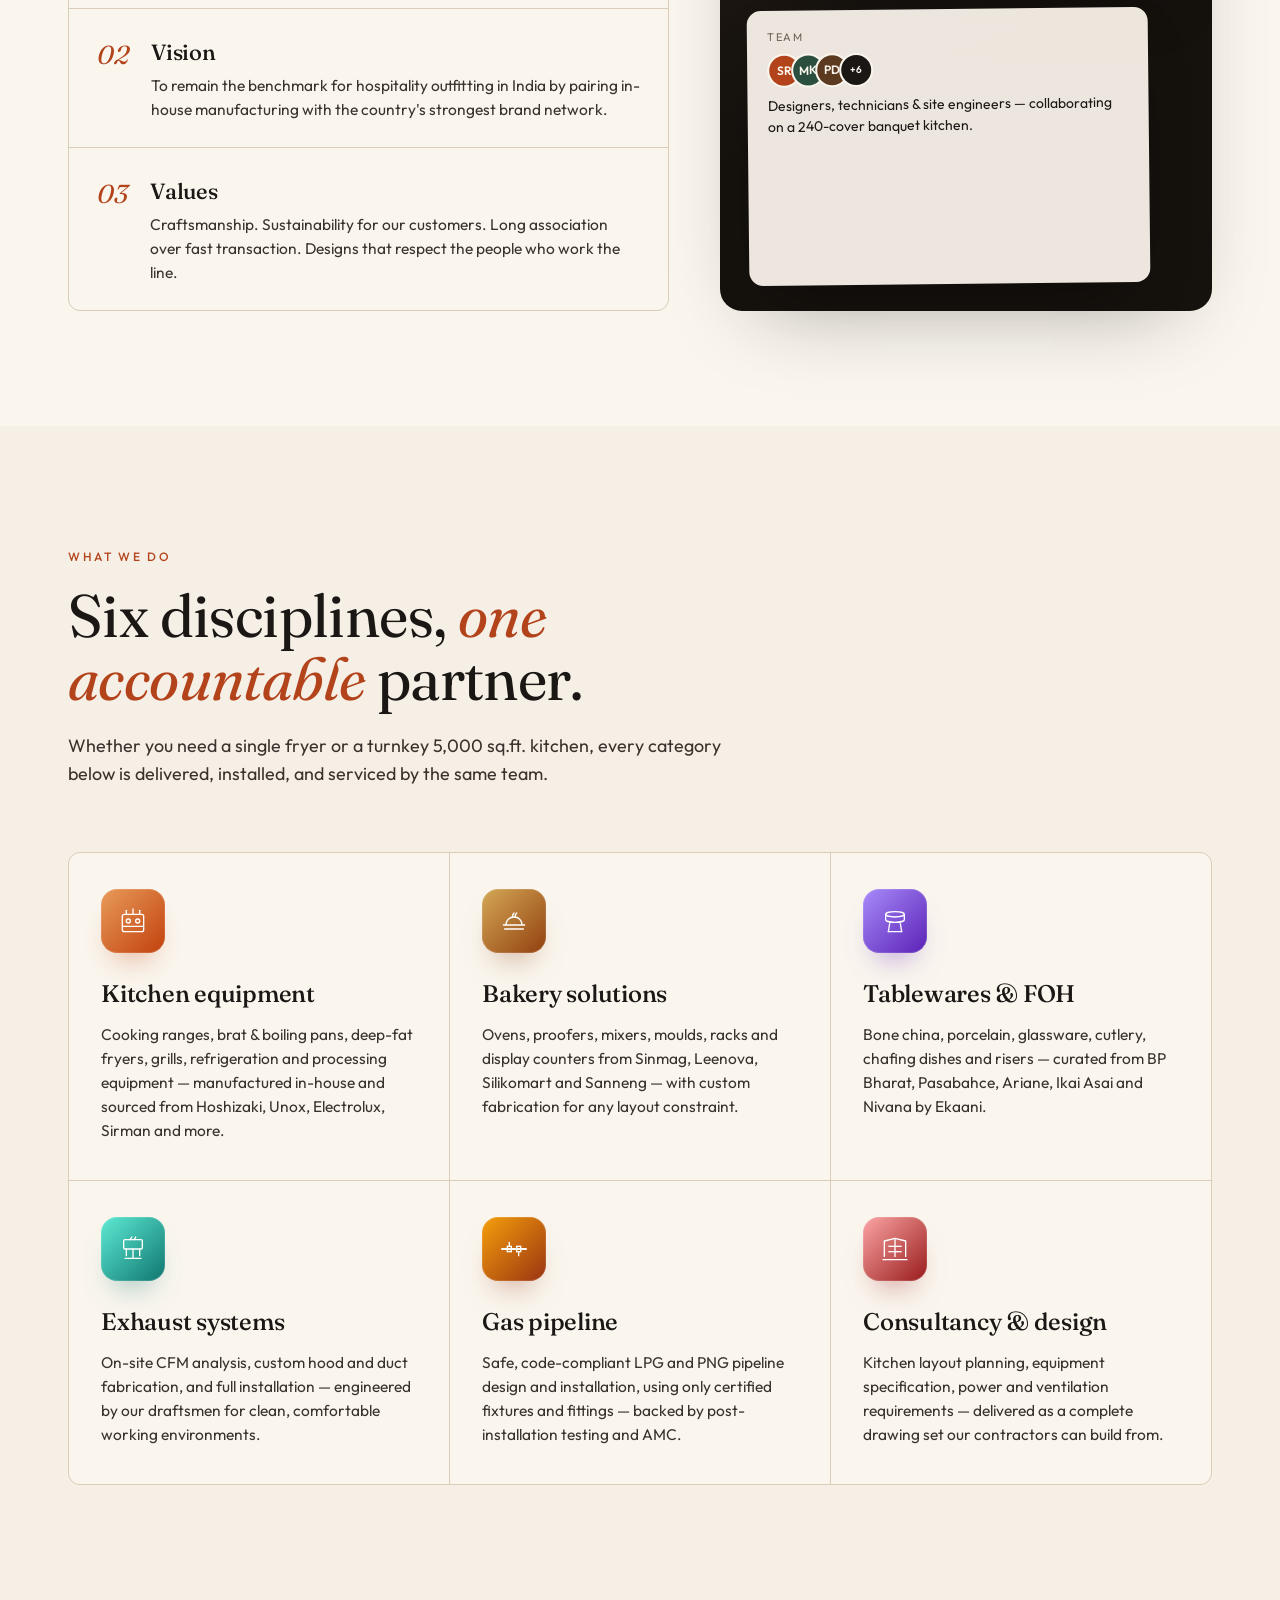
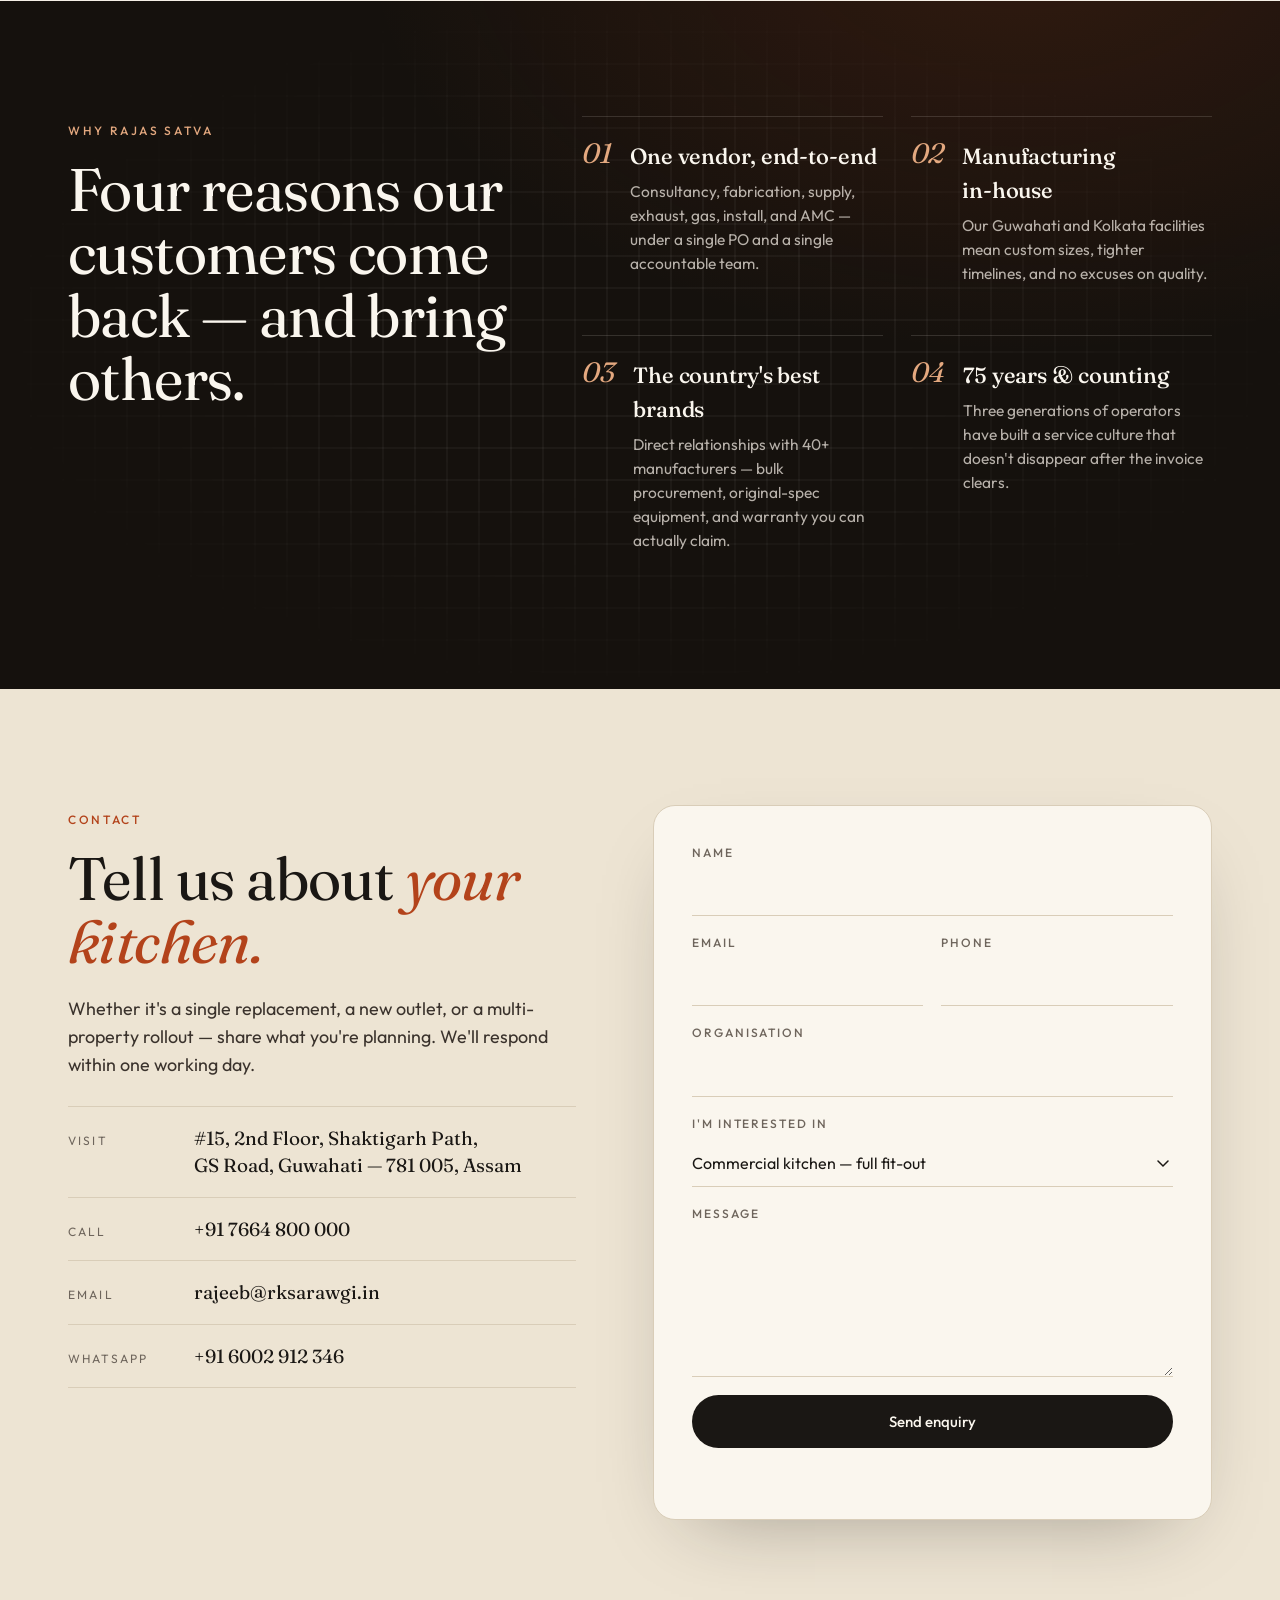
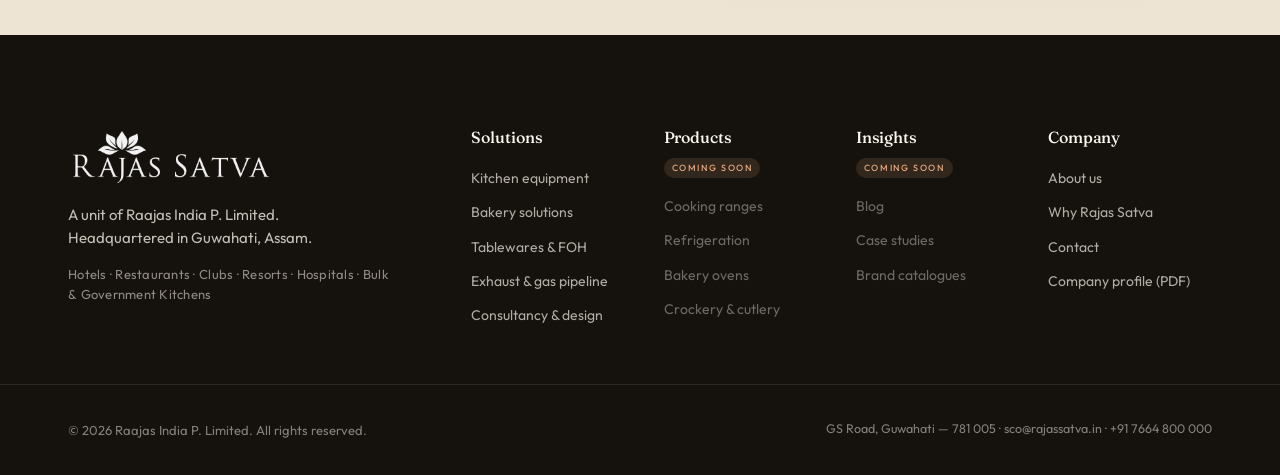
<file: contact.html>
<!DOCTYPE html>
<html lang="en">
<head>
<meta charset="UTF-8" />
<title>Contact — Rajas Satva</title>
<meta http-equiv="refresh" content="0; url=/#contact" />
<link rel="canonical" href="/#contact" />
</head>
<body>
<p>Redirecting to <a href="/#contact">contact Rajas Satva</a>&hellip;</p>
<script>window.location.replace('/#contact');</script>
</body>
</html>
</file>
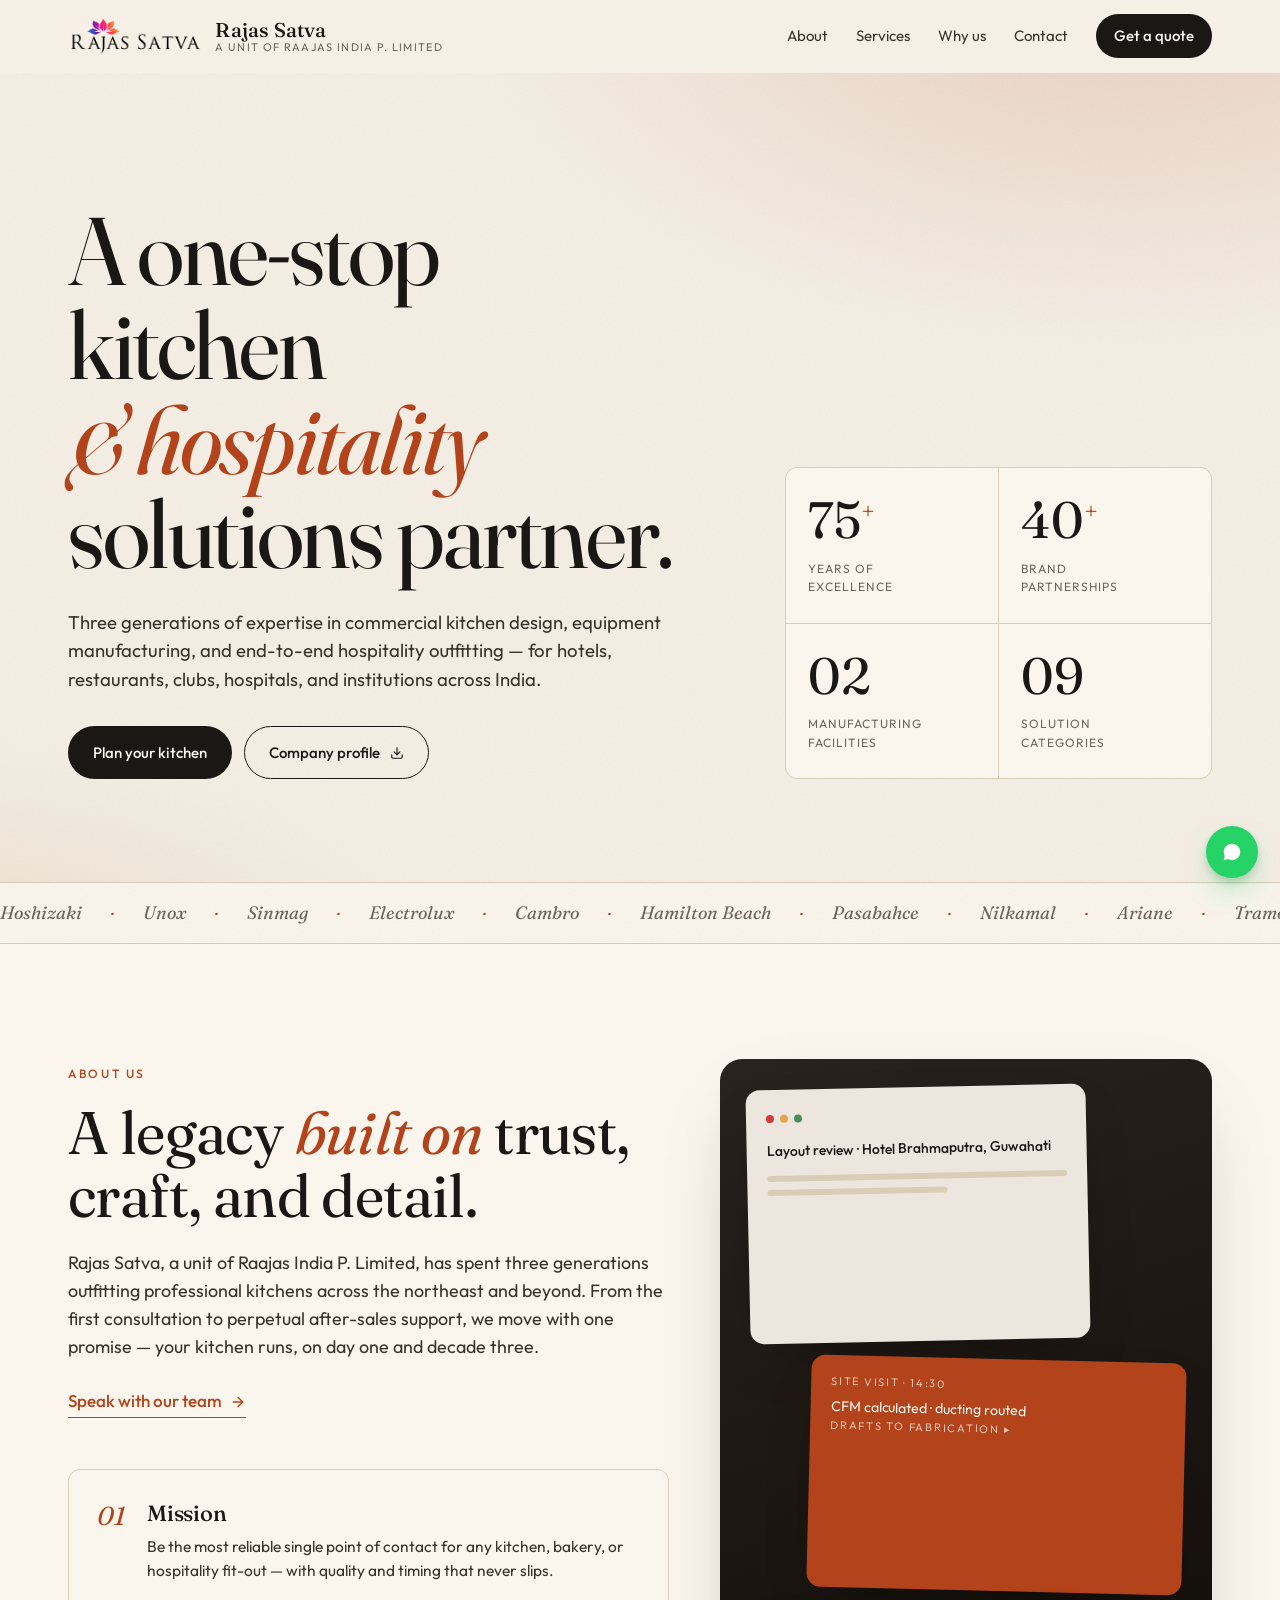
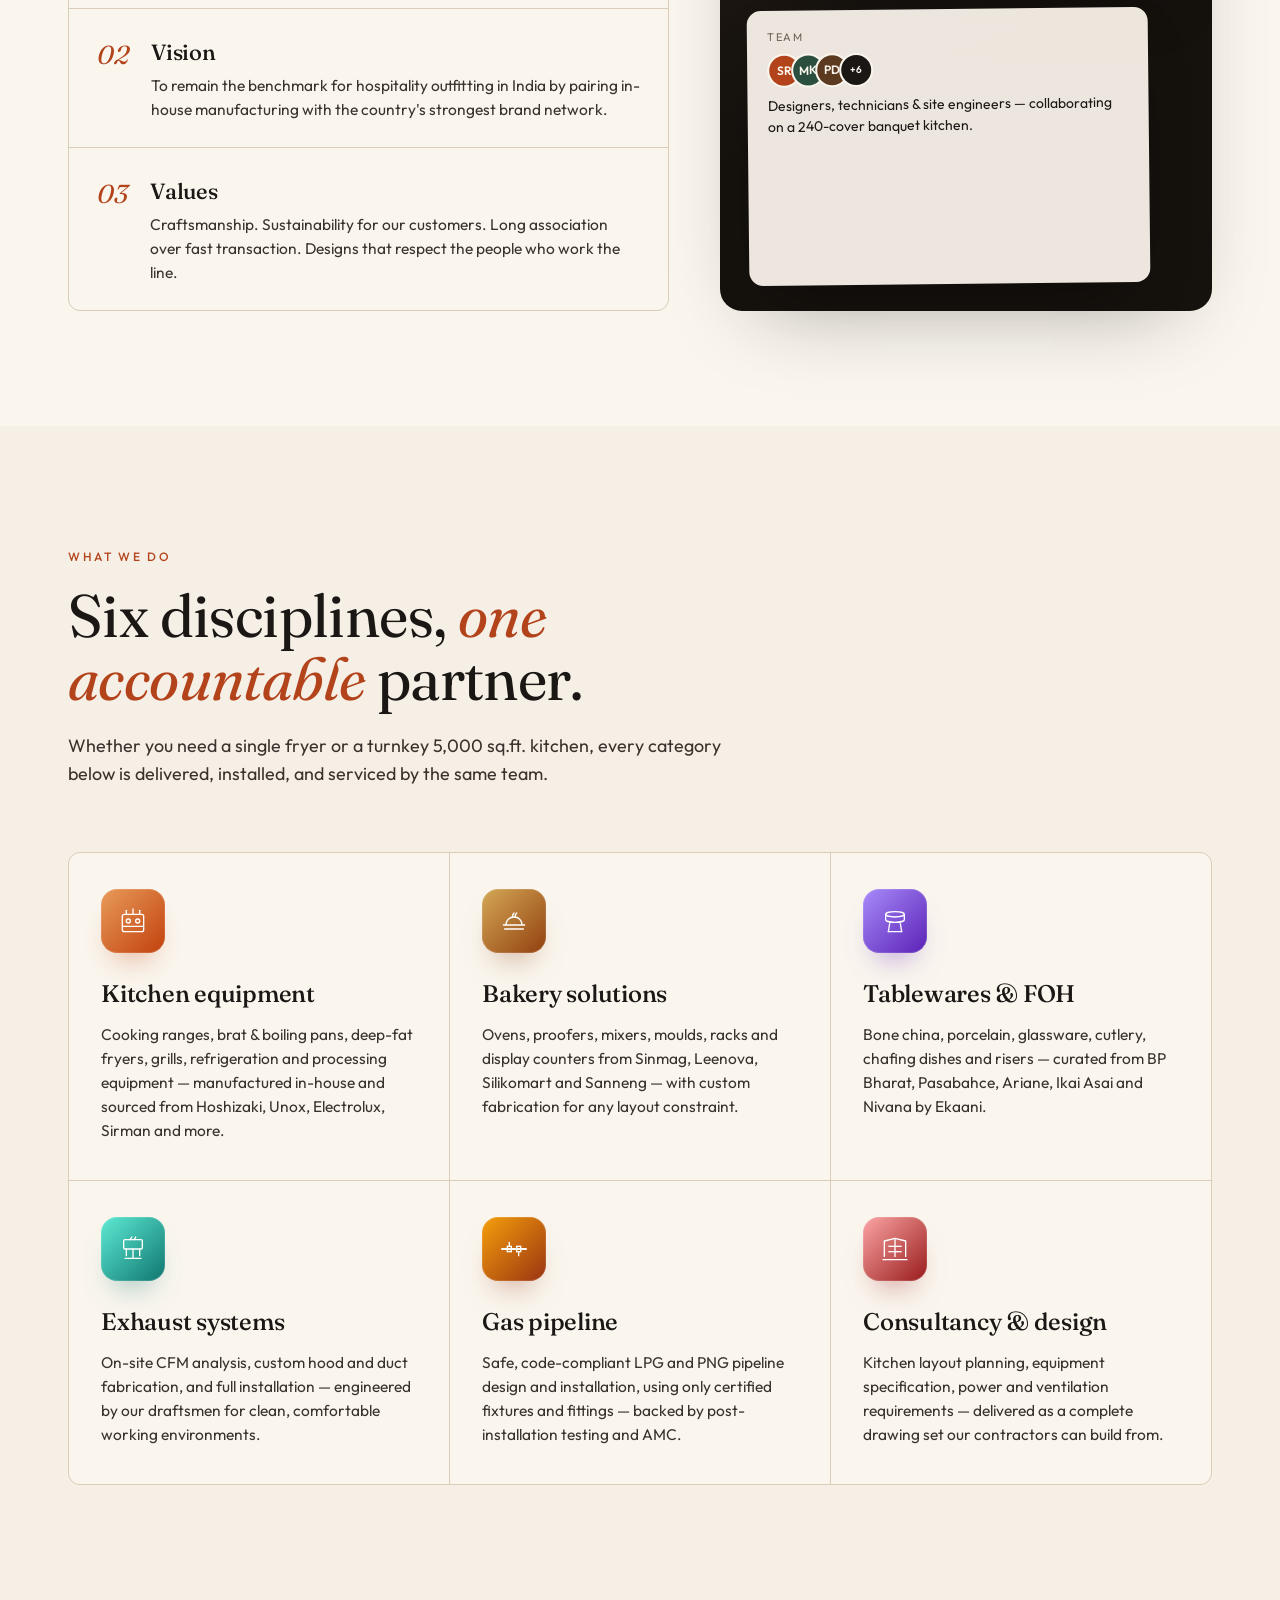
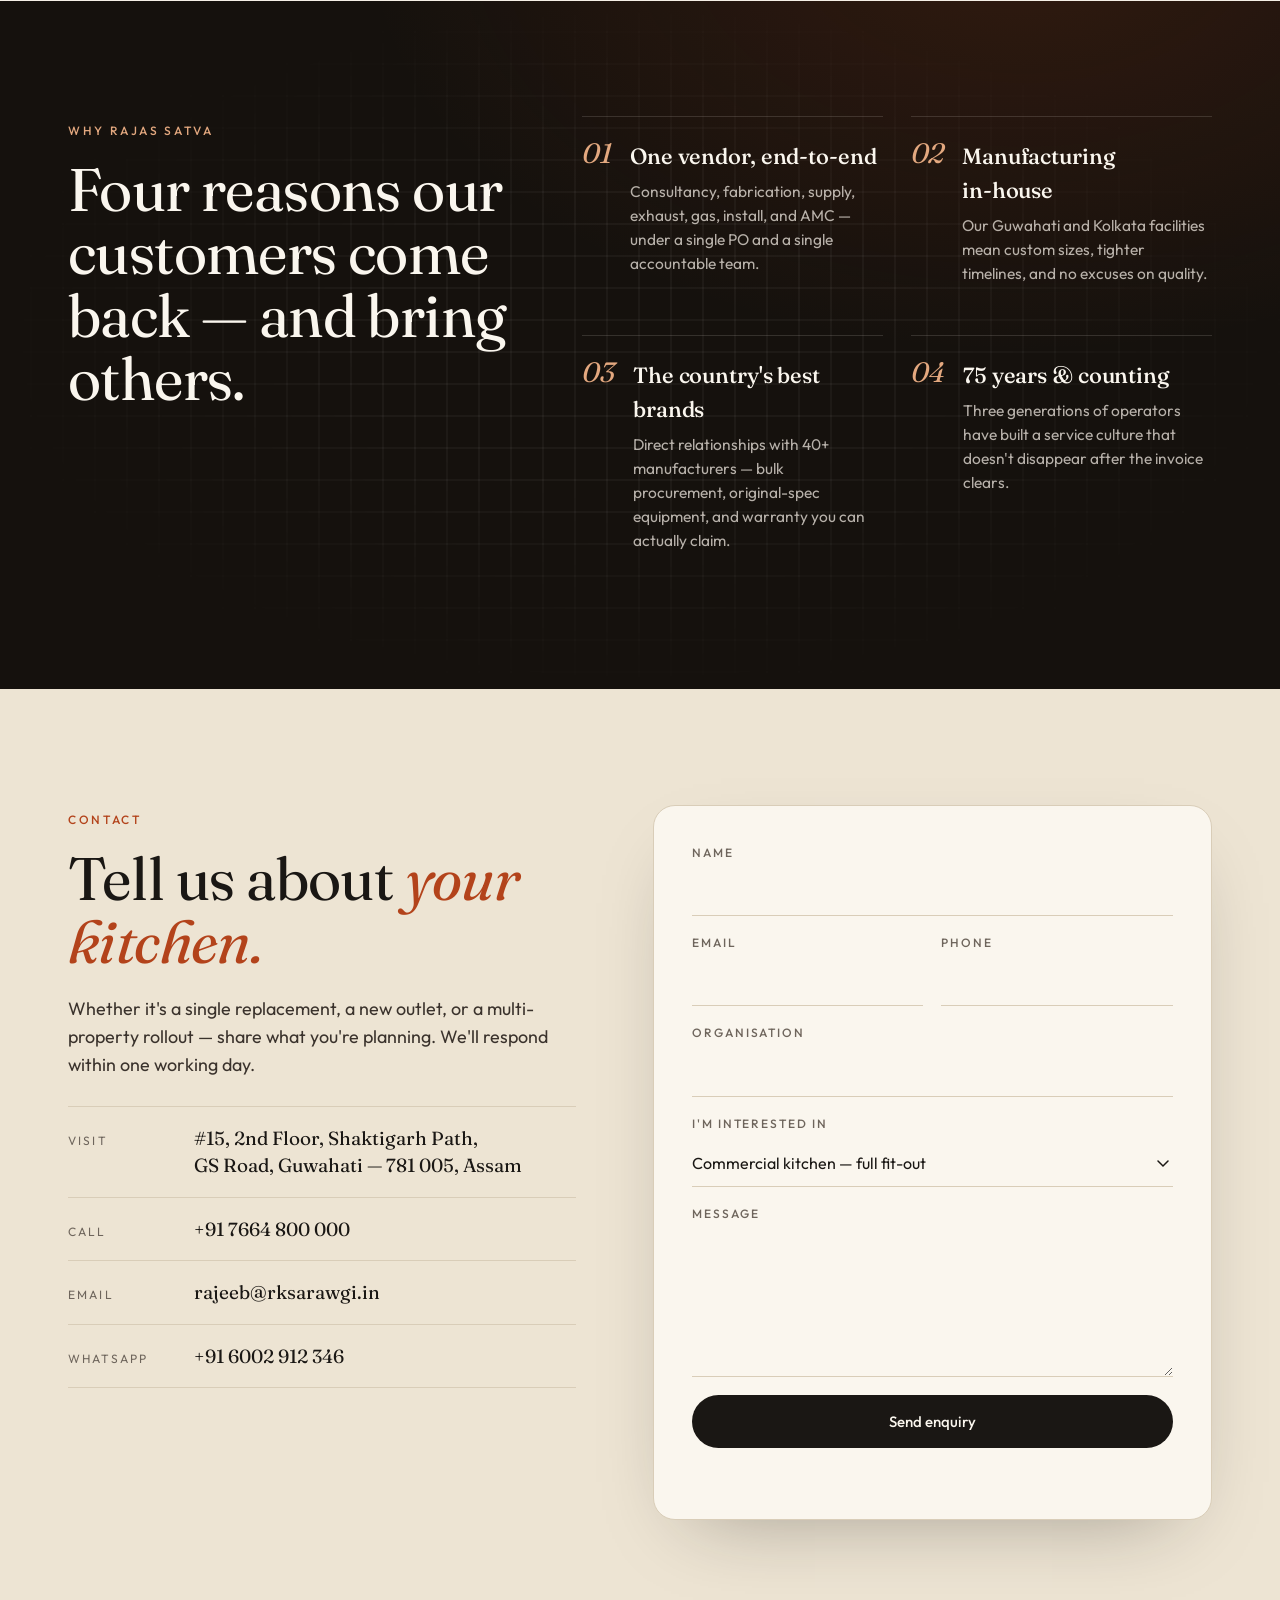
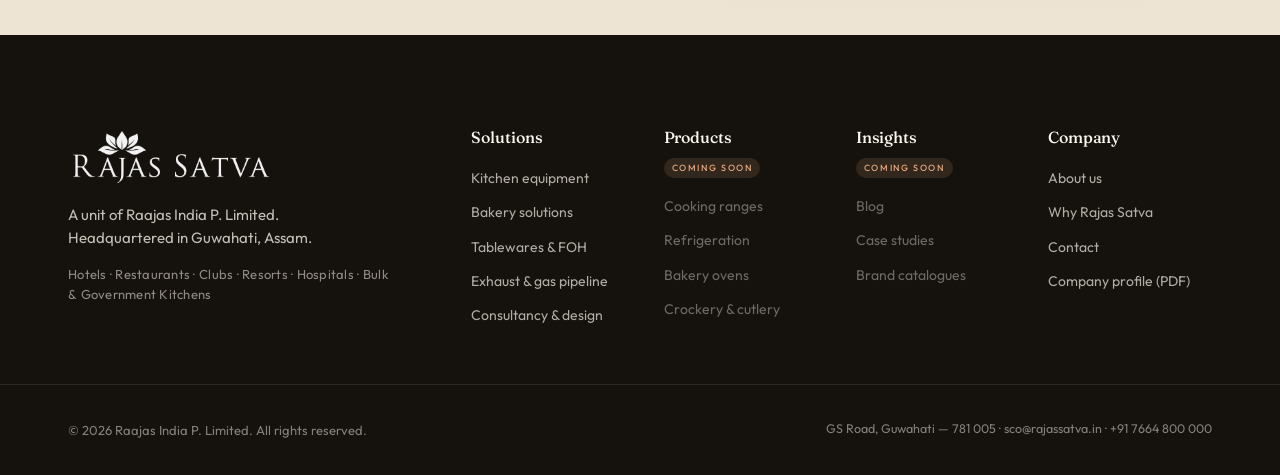
<file: services.html>
<!DOCTYPE html>
<html lang="en">
<head>
<meta charset="UTF-8" />
<title>Services — Rajas Satva</title>
<meta http-equiv="refresh" content="0; url=/#services" />
<link rel="canonical" href="/#services" />
</head>
<body>
<p>Redirecting to <a href="/#services">our services</a>&hellip;</p>
<script>window.location.replace('/#services');</script>
</body>
</html>
</file>
<file: css/style.css>
/* =========================================================
   Rajas Satva — site styles
   Editorial / refined / warm-tonal aesthetic.
   Display: Fraunces · Body: Outfit
   ========================================================= */

:root {
  --ink: #1a1714;
  --ink-soft: #3a322c;
  --paper: #f5efe6;
  --paper-warm: #ede4d3;
  --cream: #faf6ee;
  --rule: #d9cdb8;
  --accent: #b3431b;       /* burnt copper */
  --accent-deep: #7d2d11;
  --accent-soft: #e3a87f;
  --gold: #b88845;
  --night: #15110d;
  --night-2: #1f1a14;
  --muted: #6e655c;

  --r-sm: 6px;
  --r-md: 12px;
  --r-lg: 22px;
  --r-xl: 36px;

  --shadow-1: 0 1px 0 rgba(26,23,20,0.04), 0 6px 14px -8px rgba(26,23,20,0.18);
  --shadow-2: 0 30px 80px -40px rgba(26,23,20,0.4);

  --max: 1240px;
  --pad: clamp(20px, 4vw, 48px);

  --serif: "Fraunces", "Cormorant Garamond", Georgia, serif;
  --sans: "Outfit", -apple-system, BlinkMacSystemFont, "Segoe UI", sans-serif;
}

* { box-sizing: border-box; }

html { scroll-behavior: smooth; }

body {
  margin: 0;
  font-family: var(--sans);
  color: var(--ink);
  background: var(--paper);
  font-size: 17px;
  line-height: 1.55;
  -webkit-font-smoothing: antialiased;
  text-rendering: optimizeLegibility;
}

img { max-width: 100%; display: block; }

a { color: inherit; text-decoration: none; }

button { font-family: inherit; cursor: pointer; }

.skip-link {
  position: absolute; left: -9999px; top: 0;
  background: var(--ink); color: var(--cream);
  padding: 10px 14px; border-radius: 4px; z-index: 100;
}
.skip-link:focus { left: 12px; top: 12px; }

.sr-only {
  position: absolute; width: 1px; height: 1px;
  padding: 0; margin: -1px; overflow: hidden;
  clip: rect(0,0,0,0); border: 0;
}

.container {
  max-width: var(--max);
  margin: 0 auto;
  padding-left: var(--pad);
  padding-right: var(--pad);
}

/* =========================================================
   HEADER
   ========================================================= */

.site-header {
  position: sticky;
  top: 0;
  z-index: 50;
  background: rgba(245, 239, 230, 0.78);
  backdrop-filter: saturate(140%) blur(14px);
  -webkit-backdrop-filter: saturate(140%) blur(14px);
  border-bottom: 1px solid transparent;
  transition: border-color .25s ease, background .25s ease;
}
.site-header.scrolled {
  border-bottom-color: var(--rule);
  background: rgba(245, 239, 230, 0.92);
}

.header-inner {
  max-width: var(--max);
  margin: 0 auto;
  padding: 14px var(--pad);
  display: flex;
  align-items: center;
  justify-content: space-between;
  gap: 24px;
}

.brand {
  display: inline-flex;
  align-items: center;
  gap: 12px;
  min-height: 44px;
}
.brand-mark { height: 42px; width: auto; }
.brand-mark--lg { height: 64px; }
.brand-text { display: flex; flex-direction: column; line-height: 1.05; }
.brand-name {
  font-family: var(--serif);
  font-weight: 500;
  font-size: 20px;
  letter-spacing: 0.01em;
}
.brand-tag {
  font-size: 11px;
  letter-spacing: 0.12em;
  text-transform: uppercase;
  color: var(--muted);
  margin-top: 2px;
}

.primary-nav {
  display: flex;
  align-items: center;
  gap: 28px;
  font-size: 15px;
}
.primary-nav a {
  position: relative;
  padding: 6px 0;
  color: var(--ink-soft);
  transition: color .2s ease;
}
.primary-nav a:hover { color: var(--accent); }
.primary-nav a:not(.nav-cta)::after {
  content: "";
  position: absolute;
  left: 0; right: 100%;
  bottom: -2px;
  height: 1px;
  background: currentColor;
  transition: right .25s ease;
}
.primary-nav a:not(.nav-cta):hover::after { right: 0; }

.nav-cta {
  background: var(--ink);
  color: var(--cream) !important;
  padding: 10px 18px !important;
  border-radius: 999px;
  font-weight: 500;
  transition: background .2s ease, transform .2s ease;
}
.nav-cta:hover {
  background: var(--accent);
  transform: translateY(-1px);
}

.nav-toggle {
  display: none;
  border: 1px solid var(--rule);
  background: transparent;
  border-radius: 8px;
  padding: 10px;
  width: 44px; height: 44px;
}
.nav-toggle span {
  display: block;
  width: 20px; height: 1.5px;
  background: var(--ink);
  margin: 4px auto;
  transition: transform .25s ease, opacity .25s ease;
}
.nav-toggle[aria-expanded="true"] span:nth-child(1) { transform: translateY(5.5px) rotate(45deg); }
.nav-toggle[aria-expanded="true"] span:nth-child(2) { opacity: 0; }
.nav-toggle[aria-expanded="true"] span:nth-child(3) { transform: translateY(-5.5px) rotate(-45deg); }

@media (max-width: 880px) {
  .nav-toggle { display: block; }
  .primary-nav {
    position: fixed;
    inset: 70px 0 auto 0;
    flex-direction: column;
    align-items: stretch;
    gap: 0;
    background: var(--cream);
    border-bottom: 1px solid var(--rule);
    padding: 8px var(--pad) 24px;
    transform: translateY(-110%);
    transition: transform .3s ease;
  }
  .primary-nav a {
    padding: 16px 0;
    border-bottom: 1px solid var(--rule);
  }
  .primary-nav .nav-cta { margin-top: 16px; align-self: start; }
  .primary-nav.is-open { transform: translateY(0); }
}

/* =========================================================
   TYPOGRAPHY UTILITIES
   ========================================================= */

.eyebrow {
  display: inline-block;
  font-size: 12px;
  letter-spacing: 0.22em;
  text-transform: uppercase;
  color: var(--accent);
  margin: 0 0 18px;
  font-weight: 500;
}
.eyebrow-light { color: var(--accent-soft); }

.section-title {
  font-family: var(--serif);
  font-weight: 400;
  font-size: clamp(34px, 5.2vw, 60px);
  line-height: 1.05;
  letter-spacing: -0.01em;
  margin: 0 0 22px;
  color: var(--ink);
}
.section-title em {
  font-style: italic;
  color: var(--accent);
  font-weight: 400;
}
.section-title--light { color: var(--cream); }
.section-title--light em { color: var(--accent-soft); }

.section-lede {
  font-size: clamp(16px, 1.4vw, 18px);
  color: var(--ink-soft);
  max-width: 56ch;
  margin: 0 0 28px;
}

.link-arrow {
  display: inline-flex;
  align-items: center;
  gap: 8px;
  font-weight: 500;
  border-bottom: 1px solid currentColor;
  padding-bottom: 2px;
  color: var(--accent);
  transition: gap .2s ease;
}
.link-arrow:hover { gap: 14px; }

/* =========================================================
   BUTTONS
   ========================================================= */

.btn {
  display: inline-flex;
  align-items: center;
  justify-content: center;
  gap: 10px;
  padding: 14px 24px;
  border-radius: 999px;
  font-weight: 500;
  font-size: 15px;
  border: 1px solid transparent;
  transition: transform .2s ease, background .2s ease, color .2s ease, border-color .2s ease, box-shadow .2s ease;
  cursor: pointer;
  white-space: nowrap;
}
.btn-primary {
  background: var(--ink);
  color: var(--cream);
}
.btn-primary:hover {
  background: var(--accent);
  transform: translateY(-1px);
  box-shadow: 0 12px 28px -16px var(--accent);
}
.btn-ghost {
  background: transparent;
  color: var(--ink);
  border-color: var(--ink);
}
.btn-ghost:hover {
  background: var(--ink);
  color: var(--cream);
}
.btn-block { width: 100%; padding: 16px 24px; }

/* =========================================================
   HERO
   ========================================================= */

.hero {
  position: relative;
  overflow: hidden;
  padding: clamp(48px, 8vw, 110px) 0 0;
  background:
    radial-gradient(1100px 600px at 88% -10%, rgba(179, 67, 27, 0.18), transparent 60%),
    radial-gradient(900px 500px at -5% 110%, rgba(184, 136, 69, 0.18), transparent 60%),
    var(--paper);
}
.hero-grain {
  position: absolute; inset: 0;
  pointer-events: none;
  background-image: url("data:image/svg+xml;utf8,<svg xmlns='http://www.w3.org/2000/svg' width='220' height='220'><filter id='n'><feTurbulence type='fractalNoise' baseFrequency='0.85' numOctaves='2' stitchTiles='stitch'/><feColorMatrix values='0 0 0 0 0.1  0 0 0 0 0.09  0 0 0 0 0.07  0 0 0 0.4 0'/></filter><rect width='100%' height='100%' filter='url(%23n)' opacity='0.45'/></svg>");
  opacity: 0.18;
  mix-blend-mode: multiply;
}

.hero-grid {
  max-width: var(--max);
  margin: 0 auto;
  padding: 0 var(--pad);
  display: grid;
  grid-template-columns: 1.5fr 1fr;
  gap: clamp(32px, 6vw, 96px);
  align-items: end;
  padding-bottom: clamp(60px, 8vw, 110px);
  position: relative;
  z-index: 1;
}

.hero-copy { padding-top: 28px; }

.hero-title {
  font-family: var(--serif);
  font-weight: 400;
  font-size: clamp(44px, 7.5vw, 96px);
  line-height: 0.98;
  letter-spacing: -0.025em;
  margin: 0 0 28px;
  color: var(--ink);
}
.title-line {
  display: block;
  opacity: 0;
  transform: translateY(20px);
  animation: rise .9s cubic-bezier(.2,.8,.2,1) forwards;
}
.title-line:nth-child(1) { animation-delay: .05s; }
.title-line:nth-child(2) { animation-delay: .18s; }
.title-line:nth-child(3) { animation-delay: .31s; }
.title-line.italic { font-style: italic; color: var(--accent); }

@keyframes rise {
  to { opacity: 1; transform: translateY(0); }
}

.hero-lede {
  max-width: 52ch;
  font-size: clamp(16px, 1.45vw, 19px);
  color: var(--ink-soft);
  margin: 0 0 32px;
  opacity: 0;
  animation: rise .9s cubic-bezier(.2,.8,.2,1) .42s forwards;
}

.hero-ctas {
  display: flex; flex-wrap: wrap; gap: 12px;
  opacity: 0;
  animation: rise .9s cubic-bezier(.2,.8,.2,1) .55s forwards;
}

.hero-stats {
  display: grid;
  grid-template-columns: repeat(2, 1fr);
  gap: 1px;
  background: var(--rule);
  border-radius: var(--r-md);
  overflow: hidden;
  border: 1px solid var(--rule);
  align-self: end;
  opacity: 0;
  transform: translateY(24px);
  animation: rise 1s cubic-bezier(.2,.8,.2,1) .65s forwards;
}
.stat {
  background: var(--cream);
  padding: 26px 22px;
  display: flex;
  flex-direction: column;
  gap: 14px;
  min-height: 130px;
  transition: background .2s ease;
}
.stat:hover { background: var(--paper-warm); }
.stat-num {
  font-family: var(--serif);
  font-size: clamp(36px, 4vw, 52px);
  line-height: 1;
  font-weight: 400;
  color: var(--ink);
}
.stat-num sup {
  font-size: 0.5em;
  color: var(--accent);
  vertical-align: super;
}
.stat-label {
  font-size: 12px;
  letter-spacing: 0.08em;
  text-transform: uppercase;
  color: var(--muted);
}

@media (max-width: 880px) {
  .hero-grid { grid-template-columns: 1fr; align-items: stretch; }
  .hero-stats { grid-template-columns: repeat(4, 1fr); }
  .stat { min-height: 110px; padding: 18px 14px; }
}
@media (max-width: 560px) {
  .hero-stats { grid-template-columns: repeat(2, 1fr); }
}

/* Brand ticker */
.ticker {
  border-top: 1px solid var(--rule);
  border-bottom: 1px solid var(--rule);
  background: var(--cream);
  overflow: hidden;
  padding: 16px 0;
}
.ticker-track {
  display: flex;
  gap: 28px;
  white-space: nowrap;
  font-family: var(--serif);
  font-style: italic;
  font-size: 18px;
  color: var(--muted);
  animation: ticker 50s linear infinite;
  width: max-content;
}
.ticker-track span:nth-child(even) { color: var(--accent); }
@keyframes ticker {
  from { transform: translateX(0); }
  to { transform: translateX(-50%); }
}

/* =========================================================
   ABOUT
   ========================================================= */

.about {
  padding: clamp(72px, 9vw, 130px) 0;
  background: var(--cream);
  position: relative;
}

.about-grid {
  display: grid;
  grid-template-columns: 1.1fr 0.9fr;
  grid-template-rows: auto auto;
  gap: clamp(28px, 4vw, 64px);
}

.about-intro { grid-column: 1 / 2; grid-row: 1 / 2; }
.collab { grid-column: 2 / 3; grid-row: 1 / 3; align-self: stretch; }
.pillars { grid-column: 1 / 2; grid-row: 2 / 3; }

@media (max-width: 980px) {
  .about-grid { grid-template-columns: 1fr; }
  .about-intro, .collab, .pillars { grid-column: auto; grid-row: auto; }
}

.pillars {
  list-style: none;
  margin: 0; padding: 0;
  display: grid;
  gap: 1px;
  background: var(--rule);
  border: 1px solid var(--rule);
  border-radius: var(--r-md);
  overflow: hidden;
}
.pillar {
  background: var(--cream);
  padding: 26px 28px;
  display: grid;
  grid-template-columns: auto 1fr;
  column-gap: 22px;
  row-gap: 4px;
  transition: background .25s ease;
}
.pillar:hover { background: var(--paper-warm); }
.pillar-num {
  grid-row: 1 / 3;
  font-family: var(--serif);
  font-style: italic;
  font-size: 26px;
  color: var(--accent);
  align-self: start;
}
.pillar h3 {
  margin: 0;
  font-family: var(--serif);
  font-size: 22px;
  font-weight: 500;
  letter-spacing: -0.01em;
}
.pillar p {
  margin: 0;
  color: var(--ink-soft);
  font-size: 15.5px;
}

/* Collab visual */
.collab {
  position: relative;
  margin: 0;
  min-height: 380px;
  border-radius: var(--r-lg);
  background:
    linear-gradient(160deg, #2a221c, #15110d 70%);
  overflow: hidden;
  padding: 28px;
  color: var(--cream);
  box-shadow: var(--shadow-2);
}
.collab::before {
  content: "";
  position: absolute;
  inset: -40% -40% auto auto;
  width: 380px; height: 380px;
  background: radial-gradient(closest-side, rgba(227, 168, 127, 0.45), transparent 70%);
  filter: blur(20px);
  pointer-events: none;
}
.collab-stack {
  position: relative;
  height: 100%;
  display: grid;
  gap: 18px;
}
.collab-card {
  background: rgba(245, 239, 230, 0.96);
  color: var(--ink);
  border-radius: 14px;
  padding: 18px 20px;
  box-shadow: 0 24px 60px -30px rgba(0,0,0,0.55);
  font-size: 14px;
  line-height: 1.5;
}
.collab-card .tiny { font-size: 11px; letter-spacing: 0.16em; text-transform: uppercase; color: var(--muted); margin: 0 0 6px; }
.collab-card p { margin: 0; }
.collab-card p + p { margin-top: 6px; }
.collab-card--a {
  width: 78%;
  transform: rotate(-1.2deg) translateY(0);
}
.collab-card--a .dot {
  display: inline-block; width: 8px; height: 8px; border-radius: 50%;
  background: #d23b3b; margin-right: 6px;
}
.collab-card--a .dot:nth-child(2) { background: #e7a64a; }
.collab-card--a .dot:nth-child(3) { background: #4a8f5a; }
.collab-card--a p { margin-top: 12px; font-weight: 500; }
.collab-bar { height: 6px; background: var(--rule); border-radius: 3px; margin-top: 14px; }
.collab-bar.short { width: 60%; margin-top: 8px; }

.collab-card--b {
  width: 86%;
  margin-left: auto;
  transform: rotate(1.4deg);
  background: var(--accent);
  color: var(--cream);
}
.collab-card--b .tiny { color: rgba(250, 246, 238, 0.7); }

.collab-card--c {
  width: 92%;
  transform: rotate(-0.6deg);
}
.avatars { display: flex; gap: -8px; margin: 8px 0; }
.av {
  display: inline-grid;
  place-items: center;
  width: 34px; height: 34px;
  border-radius: 50%;
  font-size: 12px;
  font-weight: 600;
  color: var(--cream);
  border: 2px solid var(--cream);
  margin-right: -10px;
}
.av-1 { background: #b3431b; }
.av-2 { background: #2a4f3e; }
.av-3 { background: #5b3a1f; }
.av-4 { background: #1a1714; font-size: 10px; }

/* =========================================================
   SERVICES
   ========================================================= */

.services {
  padding: clamp(72px, 9vw, 130px) 0;
  background: var(--paper);
}
.section-head {
  max-width: 720px;
  margin-bottom: clamp(40px, 5vw, 64px);
}

.service-grid {
  display: grid;
  grid-template-columns: repeat(3, 1fr);
  gap: 1px;
  background: var(--rule);
  border: 1px solid var(--rule);
  border-radius: var(--r-md);
  overflow: hidden;
}
@media (max-width: 900px) {
  .service-grid { grid-template-columns: repeat(2, 1fr); }
}
@media (max-width: 580px) {
  .service-grid { grid-template-columns: 1fr; }
}

.service {
  background: var(--cream);
  padding: 36px 32px 38px;
  position: relative;
  transition: background .25s ease, transform .25s ease;
  isolation: isolate;
}
.service::before {
  content: "";
  position: absolute;
  left: 0; right: 0; top: 0;
  height: 3px;
  background: linear-gradient(90deg, var(--g1), var(--g2));
  transform: scaleX(0);
  transform-origin: left center;
  transition: transform .35s ease;
}
.service:hover { background: var(--paper-warm); }
.service:hover::before { transform: scaleX(1); }

.service-icon {
  width: 64px; height: 64px;
  border-radius: 16px;
  display: grid; place-items: center;
  background: linear-gradient(135deg, var(--g1), var(--g2));
  color: white;
  margin-bottom: 22px;
  box-shadow:
    0 18px 32px -18px color-mix(in oklab, var(--g2) 70%, transparent),
    inset 0 0 0 1px rgba(255,255,255,0.12);
}
.service-icon svg { width: 32px; height: 32px; }

.service h3 {
  font-family: var(--serif);
  font-weight: 500;
  font-size: 24px;
  letter-spacing: -0.01em;
  margin: 0 0 10px;
}
.service p {
  margin: 0;
  font-size: 15.5px;
  color: var(--ink-soft);
}

/* =========================================================
   WHY
   ========================================================= */

.why {
  background: radial-gradient(1100px 700px at 80% -10%, rgba(179, 67, 27, 0.18), transparent 60%), var(--night);
  color: var(--cream);
  padding: clamp(72px, 9vw, 130px) 0;
  position: relative;
  overflow: hidden;
}
.why::before {
  content: "";
  position: absolute;
  inset: 0;
  background-image:
    linear-gradient(transparent 95%, rgba(255,255,255,0.04) 95%),
    linear-gradient(90deg, transparent 95%, rgba(255,255,255,0.04) 95%);
  background-size: 32px 32px;
  pointer-events: none;
  mask-image: radial-gradient(ellipse at center, black 30%, transparent 75%);
}

.why-grid {
  display: grid;
  grid-template-columns: 1fr 1.4fr;
  gap: clamp(32px, 5vw, 80px);
  align-items: start;
  position: relative;
}
@media (max-width: 900px) { .why-grid { grid-template-columns: 1fr; } }

.why-head { color: var(--cream); }
.why-head .section-lede { color: rgba(245, 239, 230, 0.7); }

.why-list {
  list-style: none;
  margin: 0; padding: 0;
  display: grid;
  grid-template-columns: 1fr 1fr;
  gap: 28px;
}
@media (max-width: 700px) { .why-list { grid-template-columns: 1fr; } }

.why-list li {
  display: grid;
  grid-template-columns: auto 1fr;
  gap: 18px;
  padding: 22px 4px 22px 0;
  border-top: 1px solid rgba(245, 239, 230, 0.14);
}
.why-num {
  font-family: var(--serif);
  font-style: italic;
  font-size: 28px;
  color: var(--accent-soft);
  line-height: 1;
}
.why-list h3 {
  font-family: var(--serif);
  font-weight: 500;
  font-size: 22px;
  margin: 0 0 6px;
  letter-spacing: -0.005em;
}
.why-list p {
  margin: 0;
  color: rgba(245, 239, 230, 0.72);
  font-size: 15.5px;
}

/* =========================================================
   CONTACT
   ========================================================= */

.contact {
  padding: clamp(72px, 9vw, 130px) 0;
  background: var(--paper-warm);
}
.contact-grid {
  display: grid;
  grid-template-columns: 1fr 1.1fr;
  gap: clamp(36px, 6vw, 88px);
  align-items: start;
}
@media (max-width: 900px) { .contact-grid { grid-template-columns: 1fr; } }

.contact-list {
  list-style: none;
  margin: 28px 0 0;
  padding: 0;
  border-top: 1px solid var(--rule);
}
.contact-list li {
  display: grid;
  grid-template-columns: 110px 1fr;
  gap: 16px;
  padding: 18px 0;
  border-bottom: 1px solid var(--rule);
  align-items: baseline;
}
.ci-label {
  font-size: 12px;
  letter-spacing: 0.18em;
  text-transform: uppercase;
  color: var(--muted);
}
.ci-value {
  font-family: var(--serif);
  font-size: 19px;
  color: var(--ink);
  line-height: 1.4;
}
a.ci-value { transition: color .2s ease; }
a.ci-value:hover { color: var(--accent); }

.contact-form {
  background: var(--cream);
  border: 1px solid var(--rule);
  border-radius: var(--r-lg);
  padding: clamp(24px, 3vw, 38px);
  box-shadow: var(--shadow-2);
}
.field { display: flex; flex-direction: column; gap: 8px; margin-bottom: 18px; }
.field-row {
  display: grid;
  grid-template-columns: 1fr 1fr;
  gap: 18px;
}
@media (max-width: 520px) { .field-row { grid-template-columns: 1fr; } }

.field label {
  font-size: 12px;
  letter-spacing: 0.16em;
  text-transform: uppercase;
  color: var(--muted);
  font-weight: 500;
}
.field input,
.field select,
.field textarea {
  font: inherit;
  color: var(--ink);
  background: transparent;
  border: none;
  border-bottom: 1px solid var(--rule);
  padding: 10px 0;
  font-size: 16px;
  border-radius: 0;
  transition: border-color .2s ease;
}
.field input:focus,
.field select:focus,
.field textarea:focus {
  outline: none;
  border-bottom-color: var(--accent);
}
.field textarea {
  resize: vertical;
  min-height: 120px;
  font-family: inherit;
}
.field select {
  appearance: none;
  -webkit-appearance: none;
  background-image: url("data:image/svg+xml;utf8,<svg xmlns='http://www.w3.org/2000/svg' width='12' height='8' viewBox='0 0 12 8' fill='none'><path d='M1 1l5 5 5-5' stroke='%231a1714' stroke-width='1.5' stroke-linecap='round'/></svg>");
  background-repeat: no-repeat;
  background-position: right 4px center;
  padding-right: 24px;
}

.hp { position: absolute; left: -9999px; width: 1px; height: 1px; overflow: hidden; }

.btn-spinner {
  width: 14px; height: 14px;
  border-radius: 50%;
  border: 2px solid rgba(250, 246, 238, 0.3);
  border-top-color: var(--cream);
  display: none;
  animation: spin 0.7s linear infinite;
}
.btn.is-loading .btn-spinner { display: inline-block; }
.btn.is-loading .btn-label { opacity: 0.6; }
@keyframes spin { to { transform: rotate(360deg); } }

.form-status {
  margin: 14px 0 0;
  font-size: 14px;
  min-height: 1.4em;
}
.form-status.is-success { color: #2a6e3f; }
.form-status.is-error { color: #b14034; }

/* =========================================================
   FOOTER
   ========================================================= */

.site-footer {
  background: var(--night);
  color: rgba(245, 239, 230, 0.78);
  padding: clamp(60px, 7vw, 90px) 0 0;
  position: relative;
}

.footer-grid {
  display: grid;
  grid-template-columns: 1.1fr 2.4fr;
  gap: clamp(32px, 5vw, 72px);
  padding-bottom: 56px;
}
@media (max-width: 900px) { .footer-grid { grid-template-columns: 1fr; } }

.footer-brand p {
  margin: 14px 0 8px;
  max-width: 36ch;
  font-size: 15px;
  line-height: 1.55;
}
.footer-cred {
  font-size: 13px !important;
  color: rgba(245, 239, 230, 0.55);
  letter-spacing: 0.02em;
}
.footer-brand .brand-mark--lg {
  filter: brightness(0) invert(1);
  opacity: 0.95;
}

.footer-nav {
  display: grid;
  grid-template-columns: repeat(4, 1fr);
  gap: 28px;
}
@media (max-width: 720px) { .footer-nav { grid-template-columns: repeat(2, 1fr); } }

.footer-nav h4 {
  font-family: var(--serif);
  font-weight: 500;
  font-size: 16px;
  color: var(--cream);
  margin: 0 0 14px;
  letter-spacing: -0.005em;
  display: flex;
  align-items: center;
  gap: 8px;
  flex-wrap: wrap;
}
.footer-nav ul {
  list-style: none;
  margin: 0; padding: 0;
  display: grid;
  gap: 8px;
}
.footer-nav a {
  font-size: 14px;
  color: rgba(245, 239, 230, 0.7);
  transition: color .2s ease;
}
.footer-nav a:hover { color: var(--accent-soft); }
.footer-nav .muted a {
  color: rgba(245, 239, 230, 0.4);
  pointer-events: none;
}

.soon {
  display: inline-block;
  font-size: 9px;
  letter-spacing: 0.18em;
  text-transform: uppercase;
  background: rgba(227, 168, 127, 0.14);
  color: var(--accent-soft);
  padding: 3px 8px;
  border-radius: 999px;
  font-family: var(--sans);
  font-weight: 500;
}

.footer-base {
  border-top: 1px solid rgba(245, 239, 230, 0.1);
  padding: 22px 0;
  font-size: 13px;
}
.footer-base-inner {
  display: flex;
  flex-wrap: wrap;
  justify-content: space-between;
  gap: 12px;
  color: rgba(245, 239, 230, 0.5);
}
.muted-small { font-size: 12.5px; }

/* =========================================================
   WHATSAPP FAB
   ========================================================= */

.whatsapp-fab {
  position: fixed;
  bottom: 22px;
  right: 22px;
  z-index: 60;
  width: 52px; height: 52px;
  border-radius: 50%;
  background: #25D366;
  color: white;
  display: grid; place-items: center;
  box-shadow: 0 14px 30px -10px rgba(37, 211, 102, 0.6), 0 4px 8px rgba(0,0,0,0.15);
  transition: transform .25s ease, box-shadow .25s ease;
}
.whatsapp-fab:hover {
  transform: translateY(-2px) scale(1.04);
}
@media (max-width: 600px) {
  .whatsapp-fab { width: 48px; height: 48px; bottom: 16px; right: 16px; }
}

/* =========================================================
   REDUCED MOTION
   ========================================================= */
@media (prefers-reduced-motion: reduce) {
  *, *::before, *::after {
    animation-duration: 0.001ms !important;
    animation-iteration-count: 1 !important;
    transition-duration: 0.001ms !important;
    scroll-behavior: auto !important;
  }
  .ticker-track { animation: none; }
}
.popup {
position: fixed;
inset: 0;
background: rgba(21,17,13,0.65);
display: none;
align-items: center;
justify-content: center;
z-index: 999;
}

.popup-content {
background: var(--cream);
color: var(--ink);
padding: 32px;
border-radius: var(--r-lg);
text-align: center;
width: 320px;
box-shadow: var(--shadow-2);
animation: popupFade 0.35s ease;
}

.popup-content h2 {
font-family: var(--serif);
margin-bottom: 10px;
}

.popup-content p {
color: var(--ink-soft);
}

.popup-content button {
margin-top: 16px;
padding: 12px 22px;
border-radius: 999px;
border: none;
background: var(--ink);
color: var(--cream);
cursor: pointer;
}

.popup-content button:hover {
background: var(--accent);
}

@keyframes popupFade {
from { opacity: 0; transform: scale(0.85); }
to { opacity: 1; transform: scale(1); }
}
</file>
